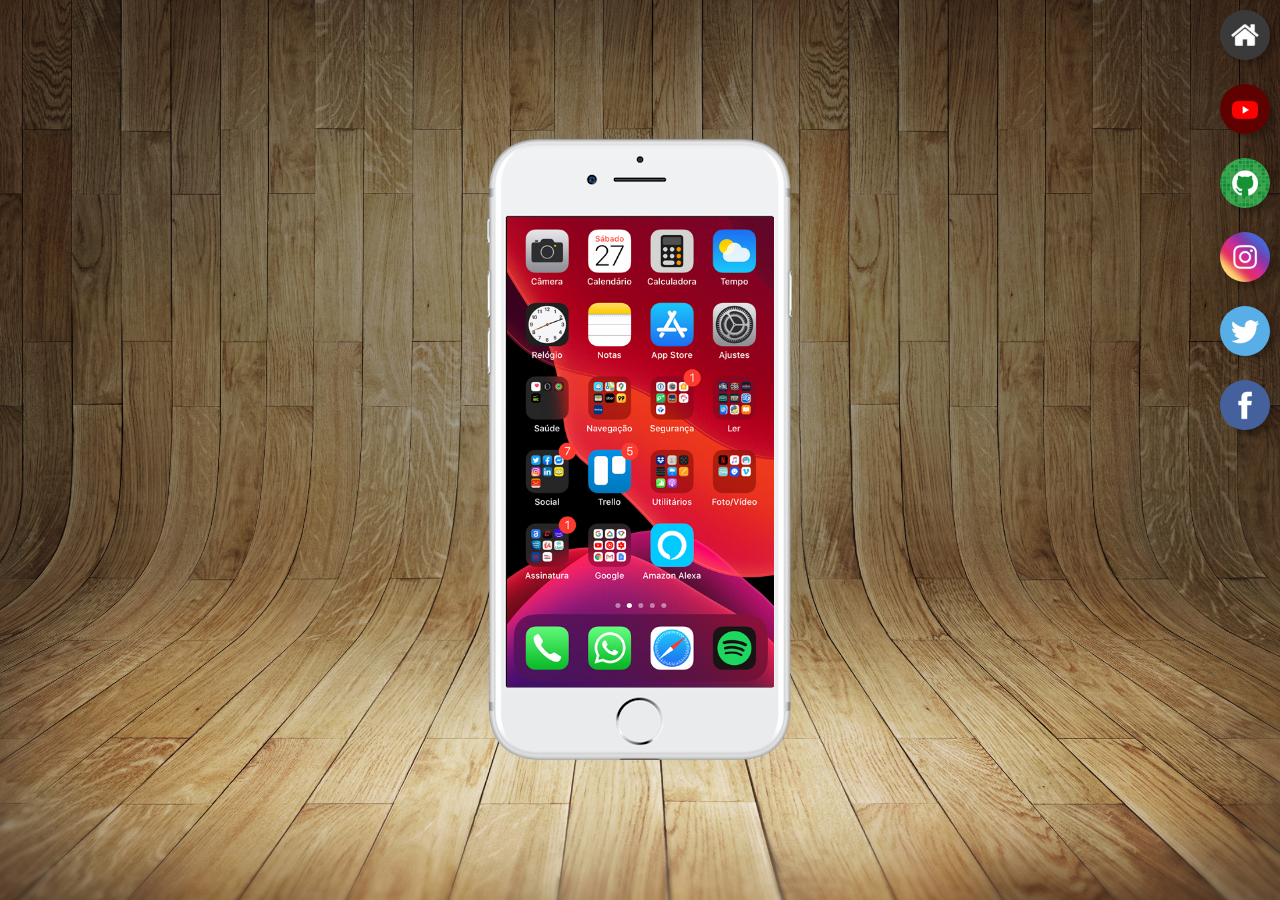
<file: index.html>
<!DOCTYPE html>
<html lang="pt-br">
<head>
    <meta charset="UTF-8">
    <meta name="viewport" content="width=device-width, initial-scale=1.0">
    <link rel="shortcut icon" href="favicon.ico" type="image/x-icon">
    <link rel="stylesheet" href="estilos/style.css">
    <title>Projeto Redes Sociais</title>
</head>
<body>
    <main>
        <section id="telefone">
            <iframe src="home.html" name="tela" id="tela" frameborder="0"></iframe>
        </section>
        <section id="redes-sociais">
            <a href="home.html" target="tela"><img src="imagens/logo-home.jpg" alt="home"></a>
            <a href="youtube.html" target="tela"><img src="imagens/logo-youtube.jpg" alt="youtube"></a>
            <a href="github.html" target="tela"><img src="imagens/logo-github.jpg" alt="github"></a>
            <a href="instagram.html" target="tela"><img src="imagens/logo-instagram.jpg" alt="instagram"></a>
            <a href="twitter.html" target="tela"><img src="imagens/logo-twitter.jpg" alt="twitter"></a>
            <a href="facebook.html" target="tela"><img src="imagens/logo-facebook.jpg" alt="facebook"></a>
        </section>
    </main>
</body>
</html>
</file>
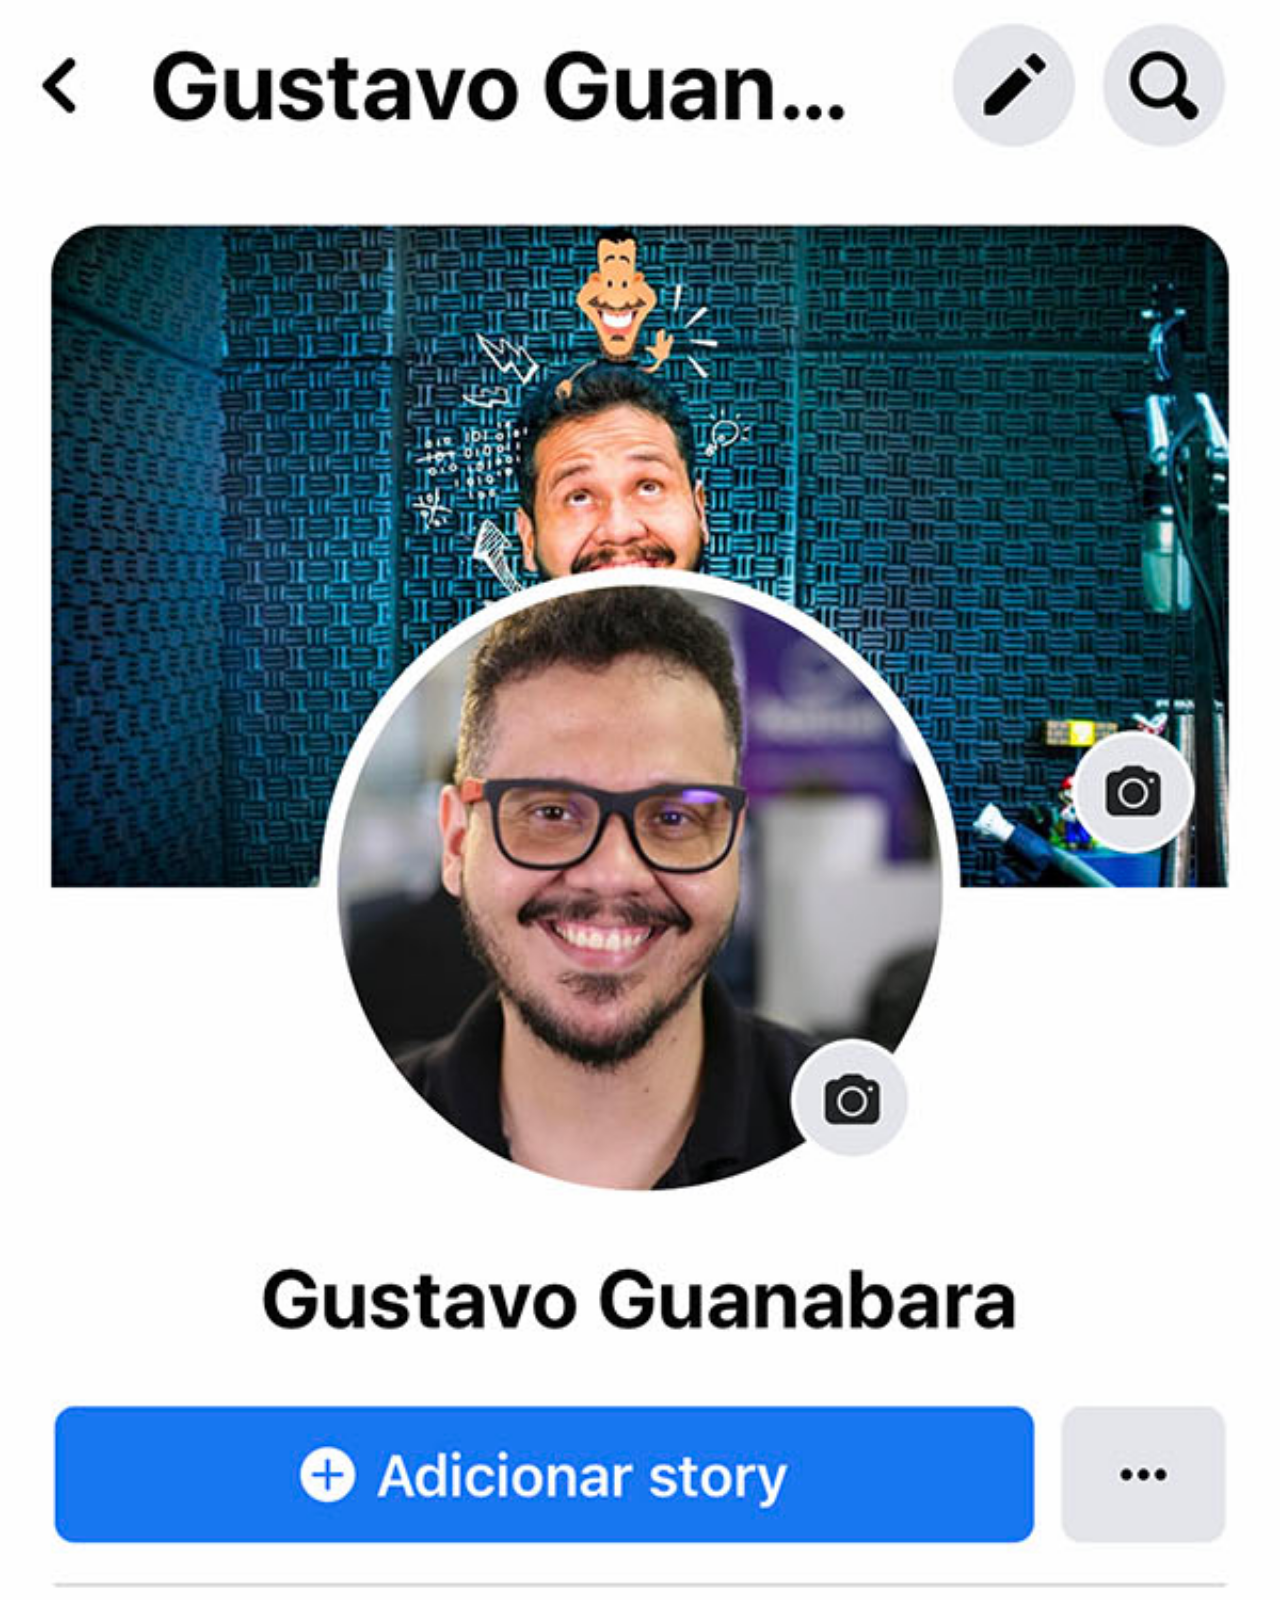
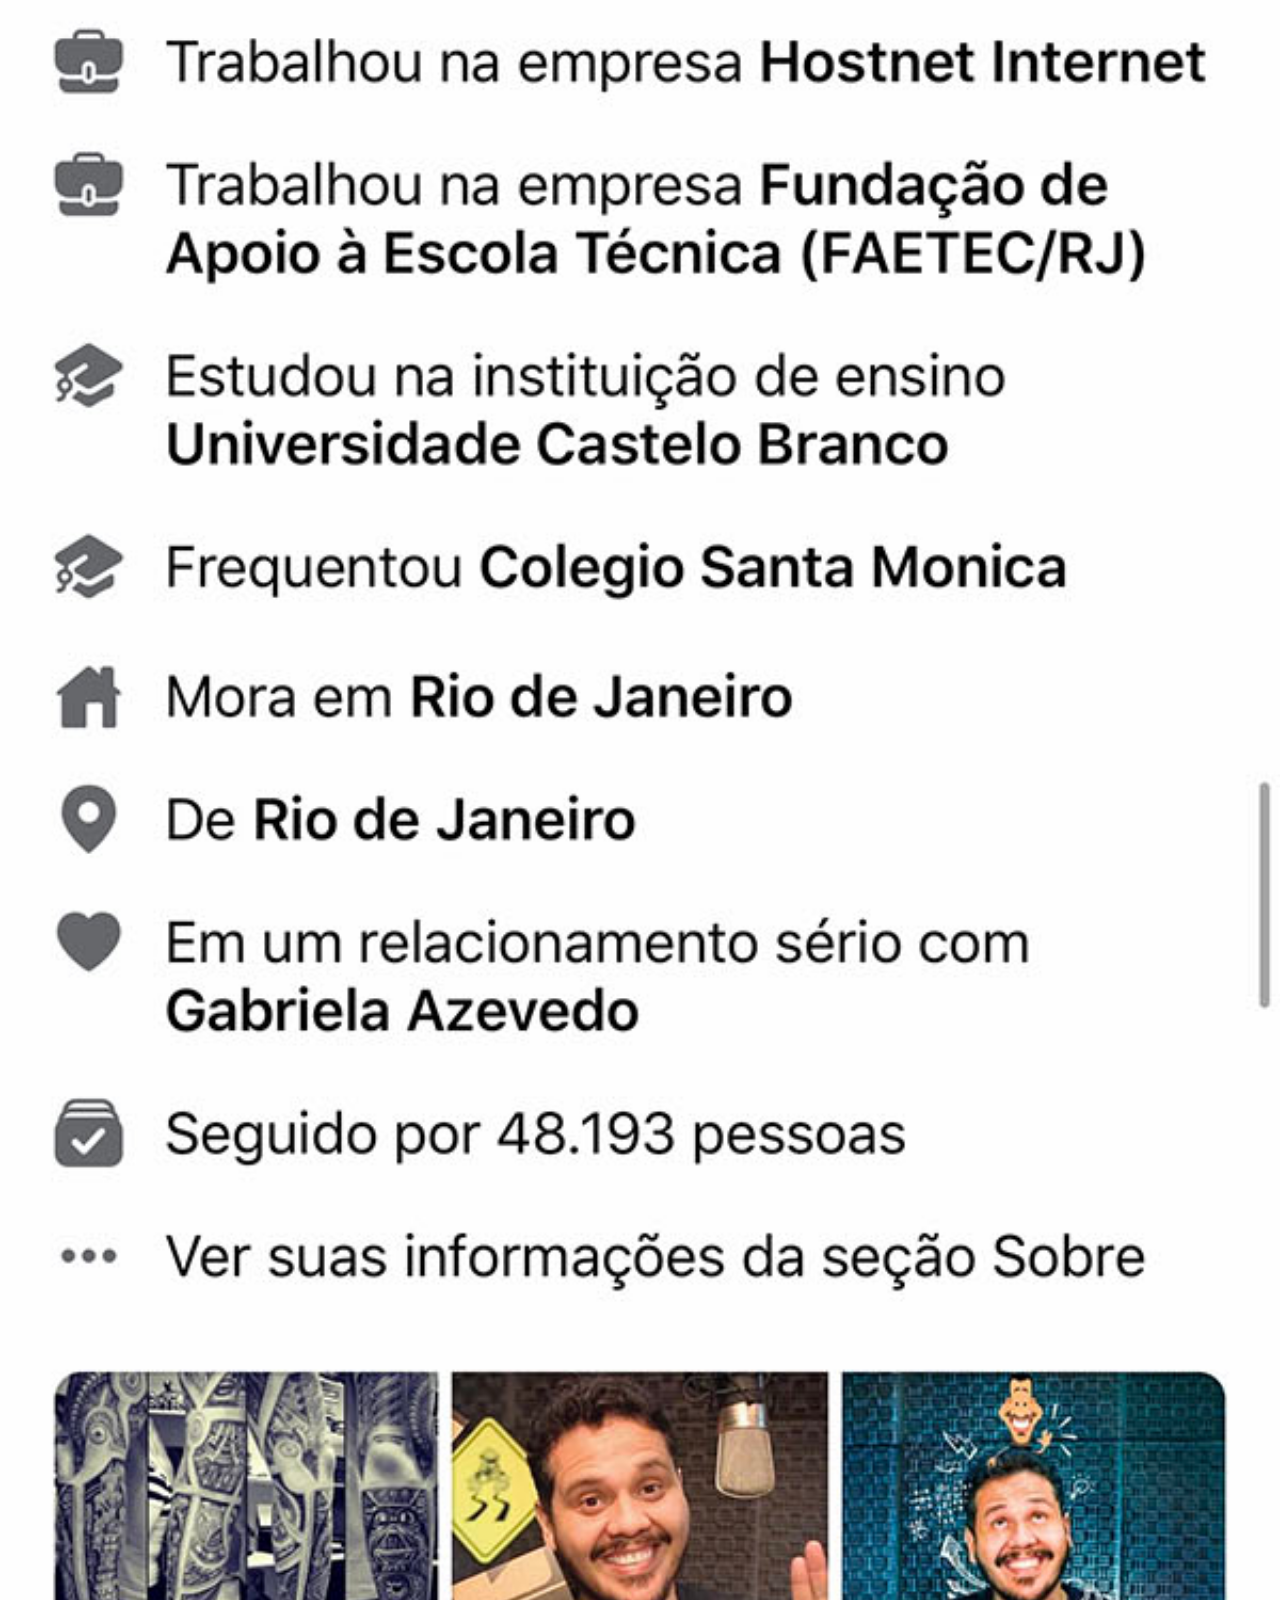
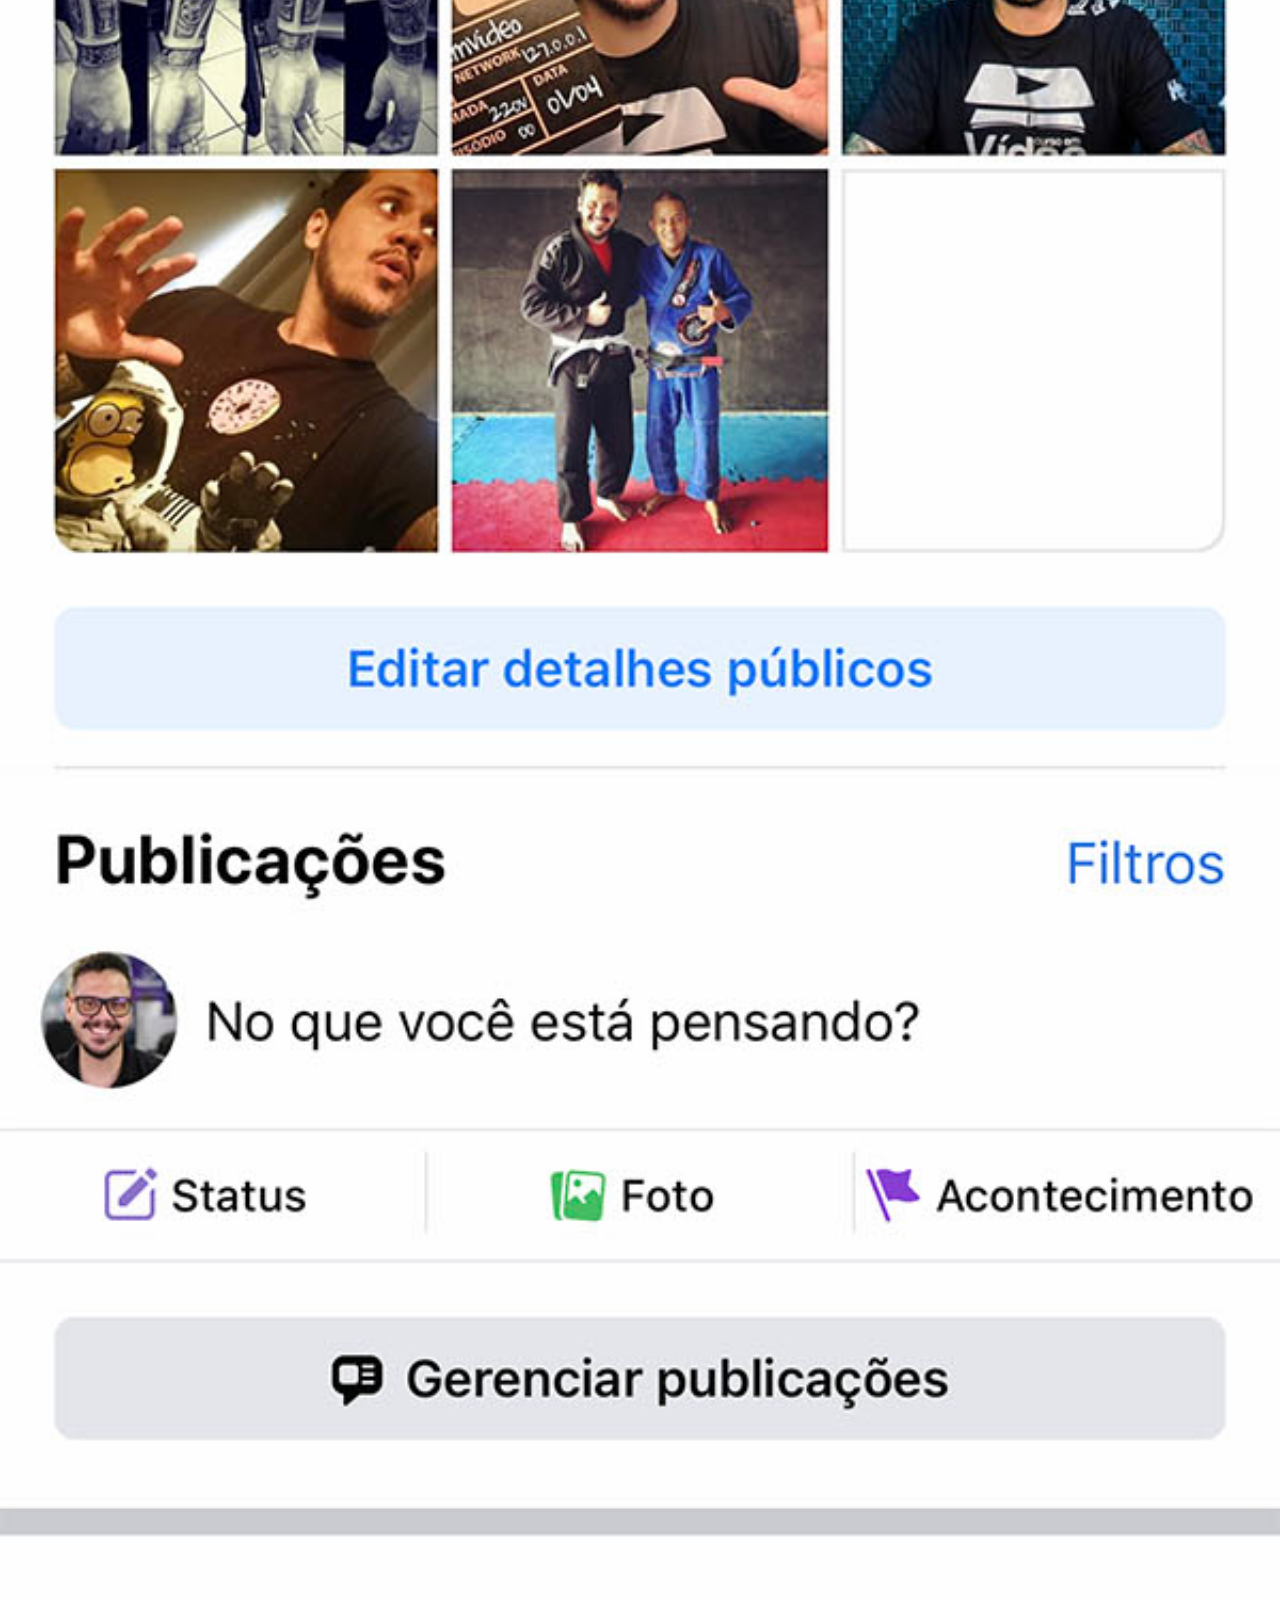
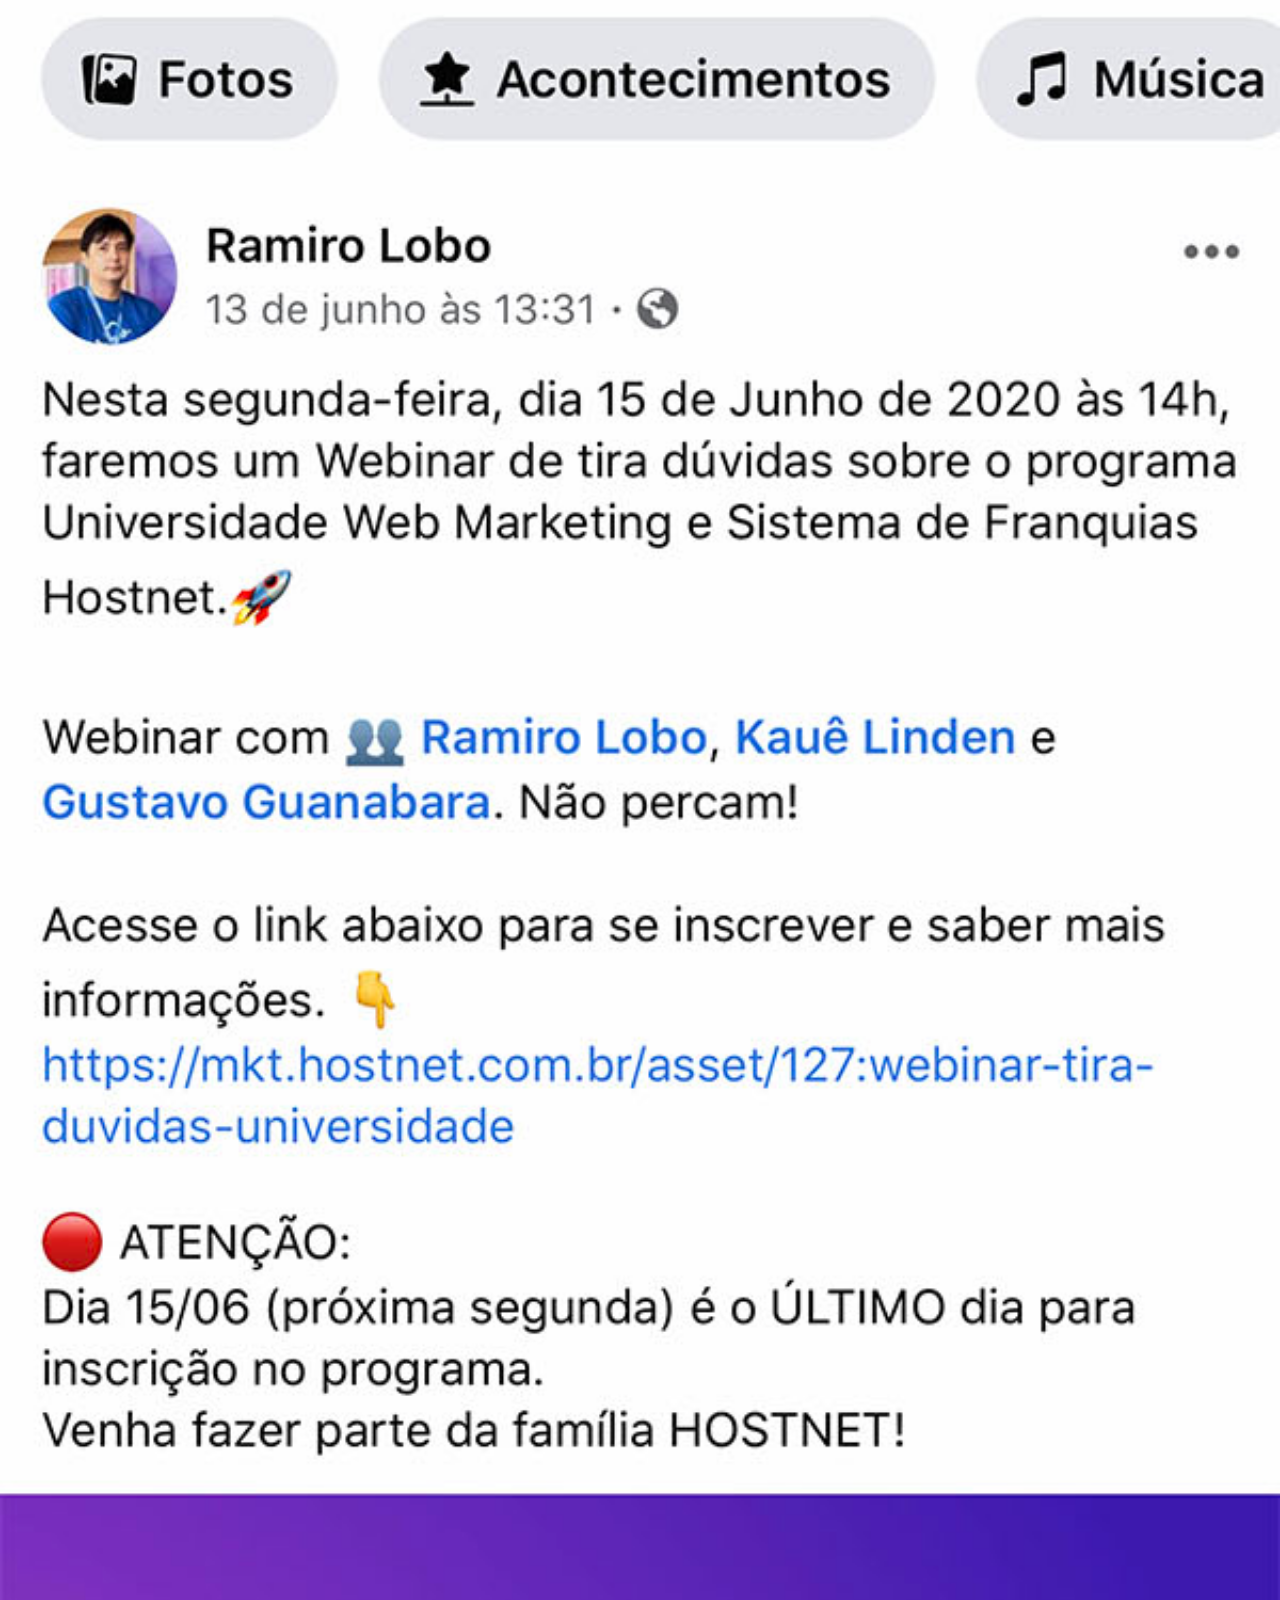
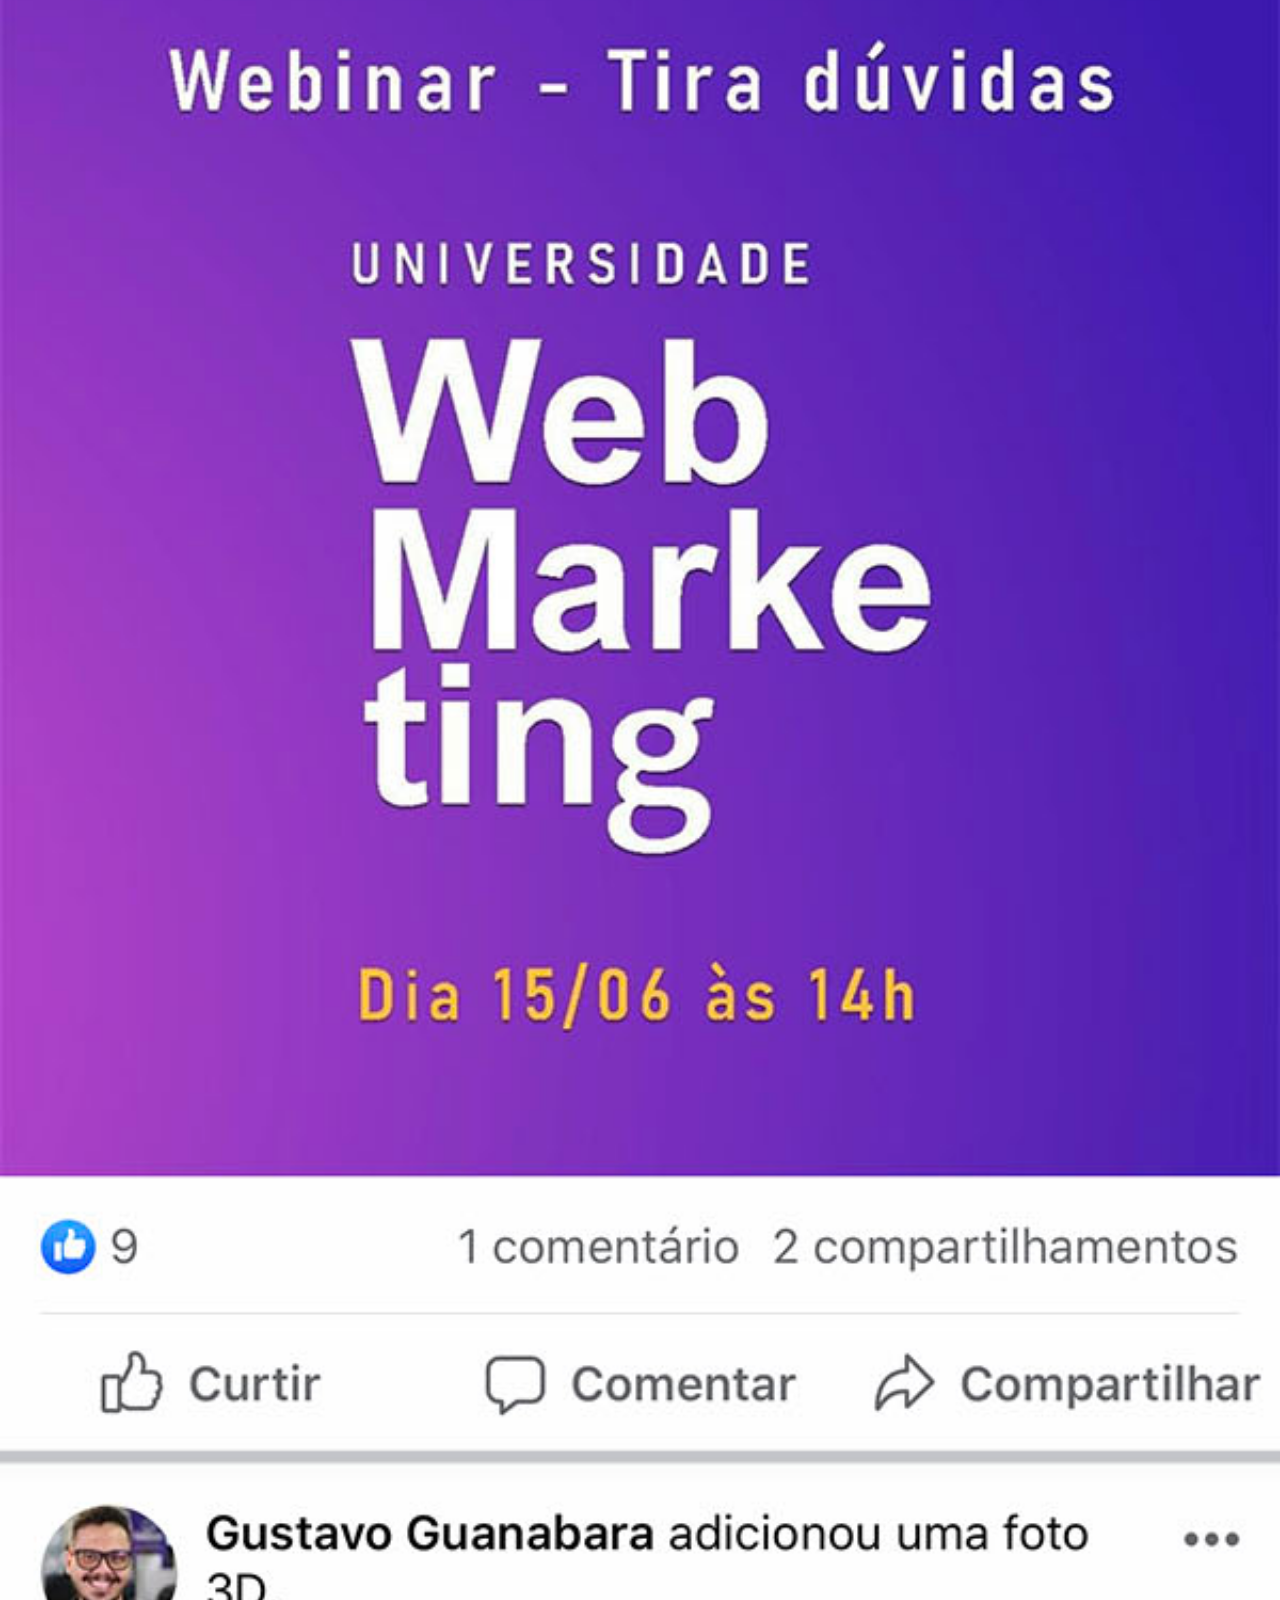
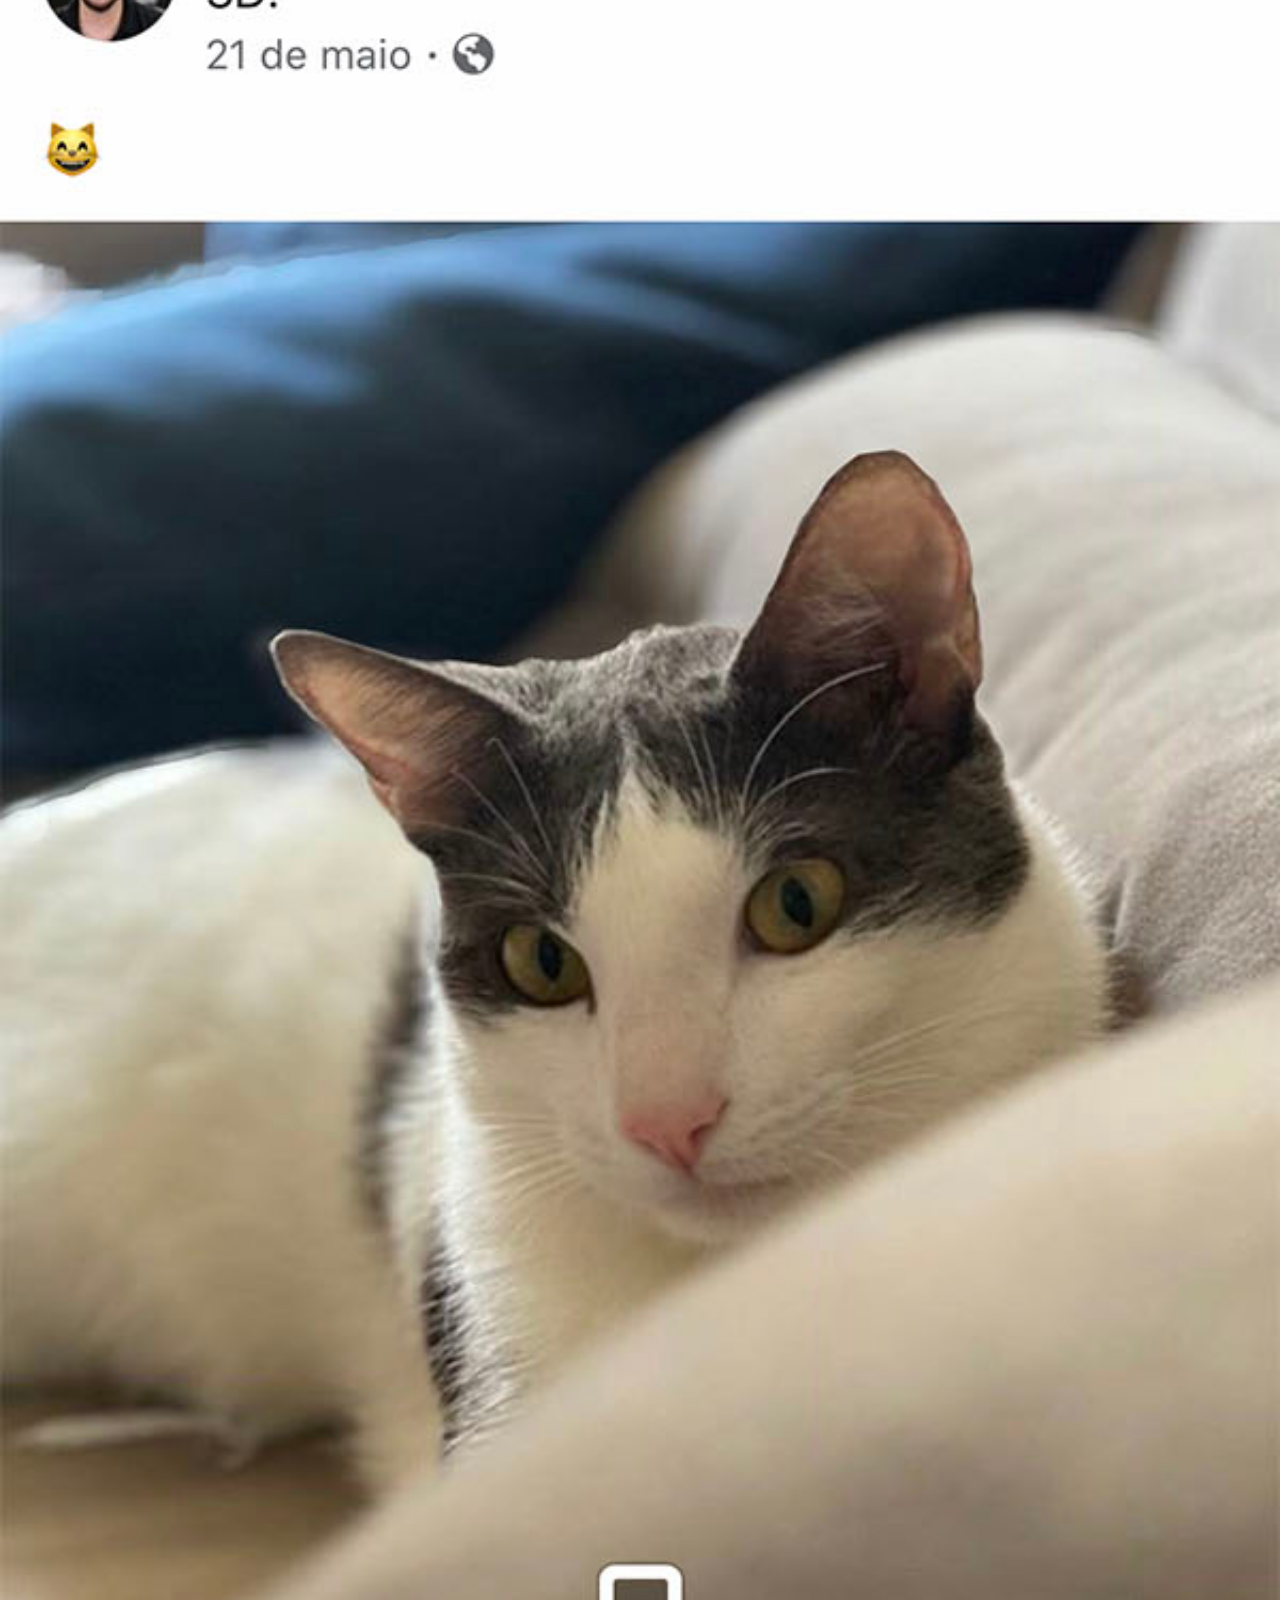
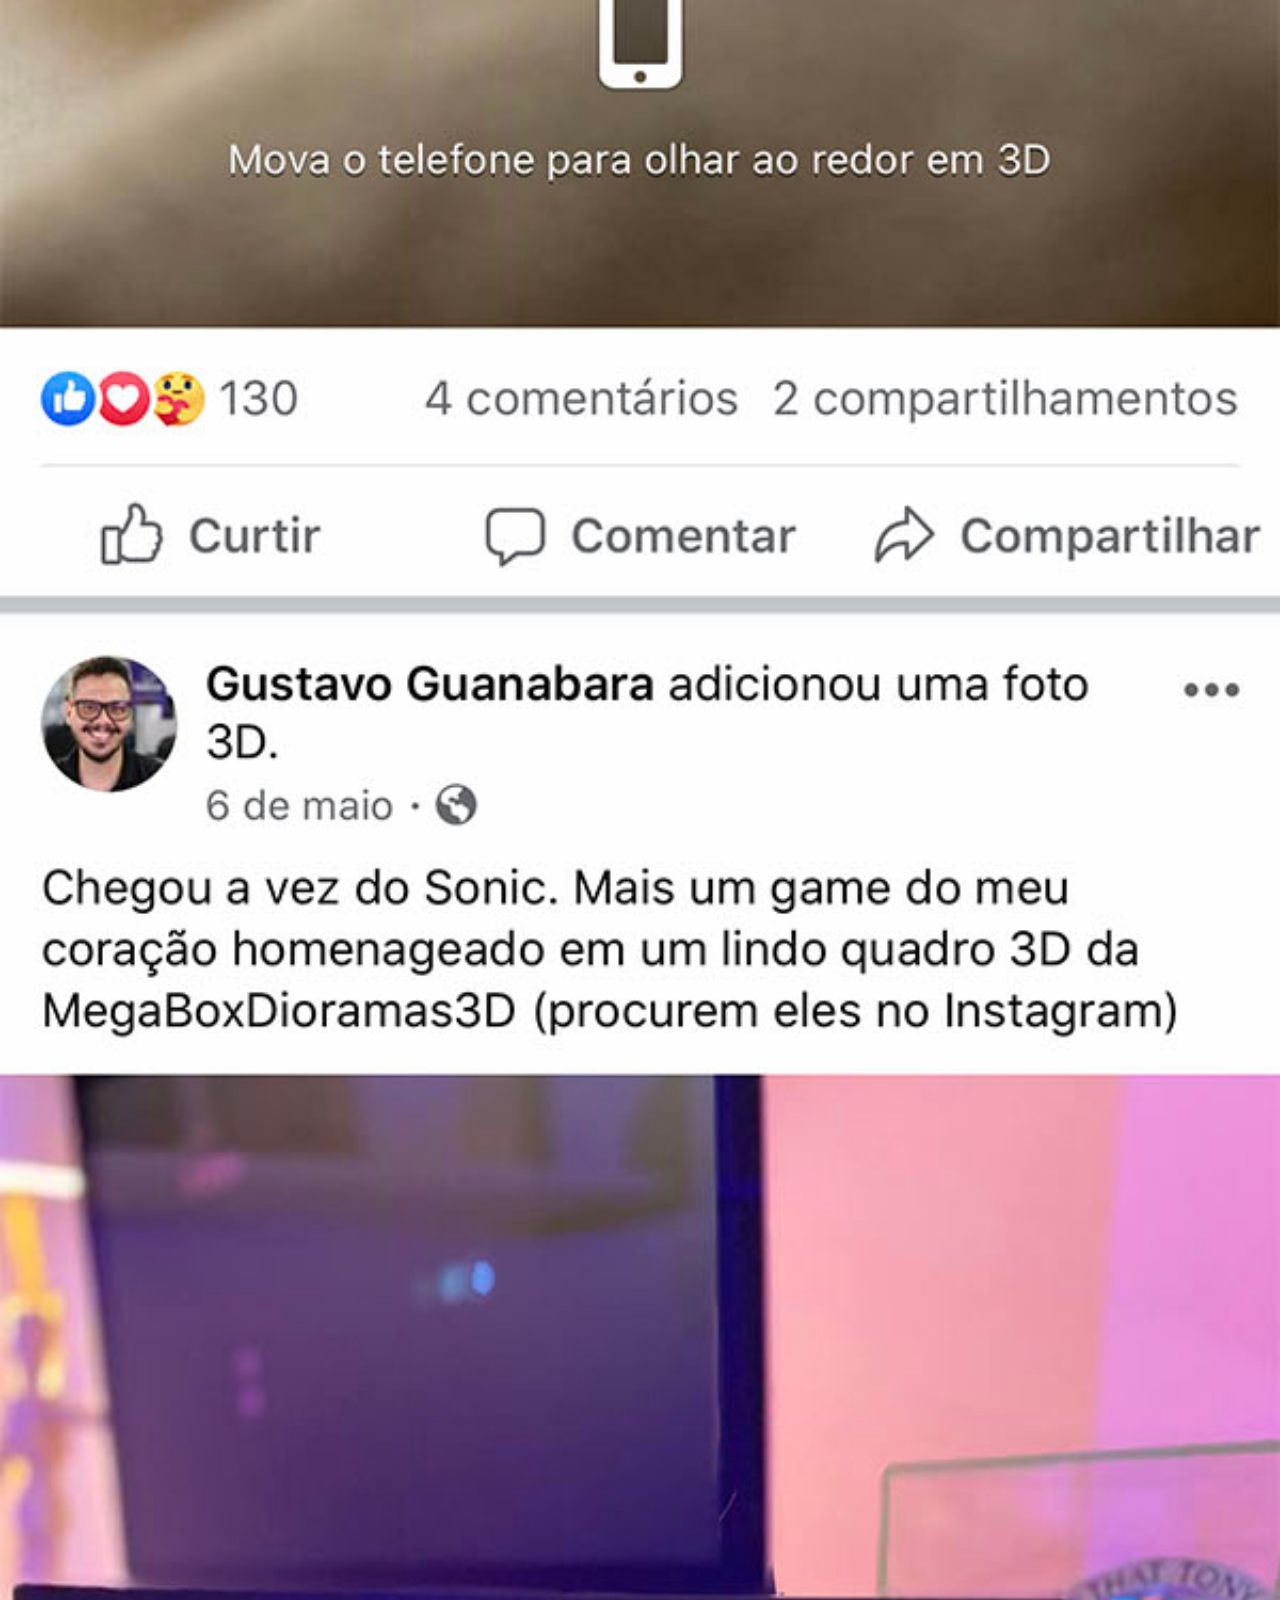
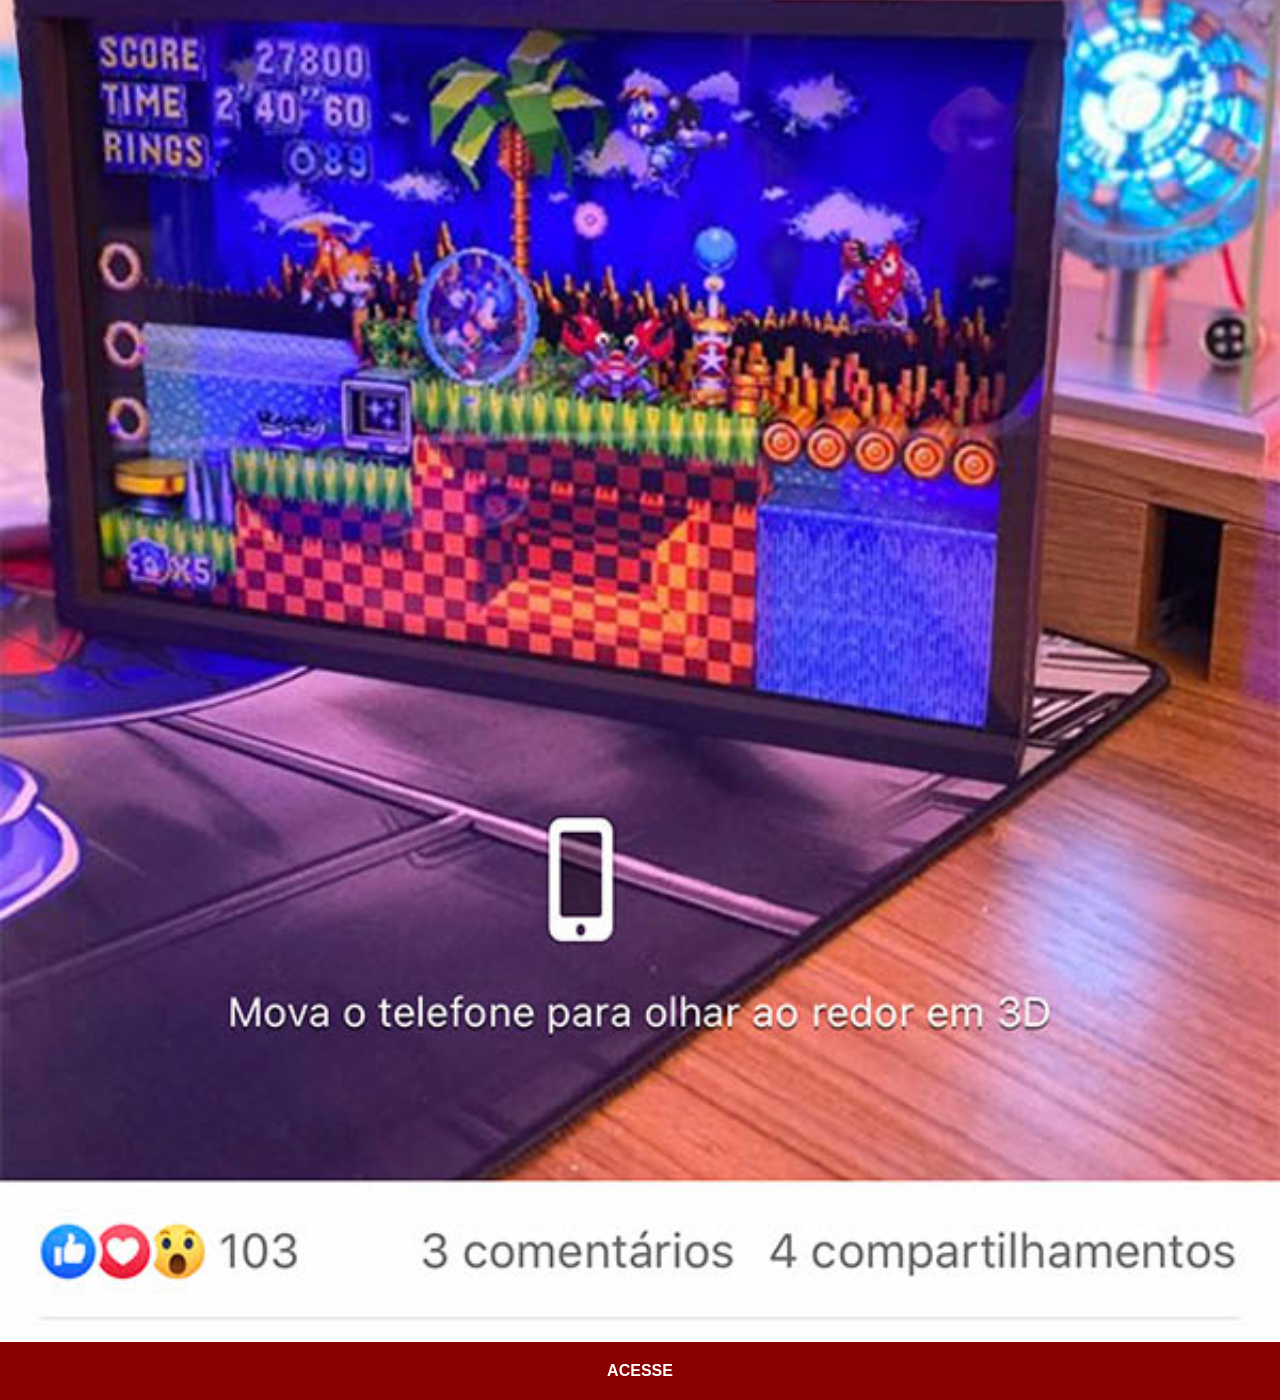
<file: facebook.html>
<!DOCTYPE html>
<html lang="pt-br">
<head>
    <meta charset="UTF-8">
    <meta name="viewport" content="width=device-width, initial-scale=1.0">
    <title>Facebook</title>
    <link rel="stylesheet" href="estilos/social.css">
</head>
<body>
    <img src="imagens/tela-facebook.jpg" alt="Facebook">
    <a href="" target="_blank">ACESSE</a>
</body>
</html>
</file>
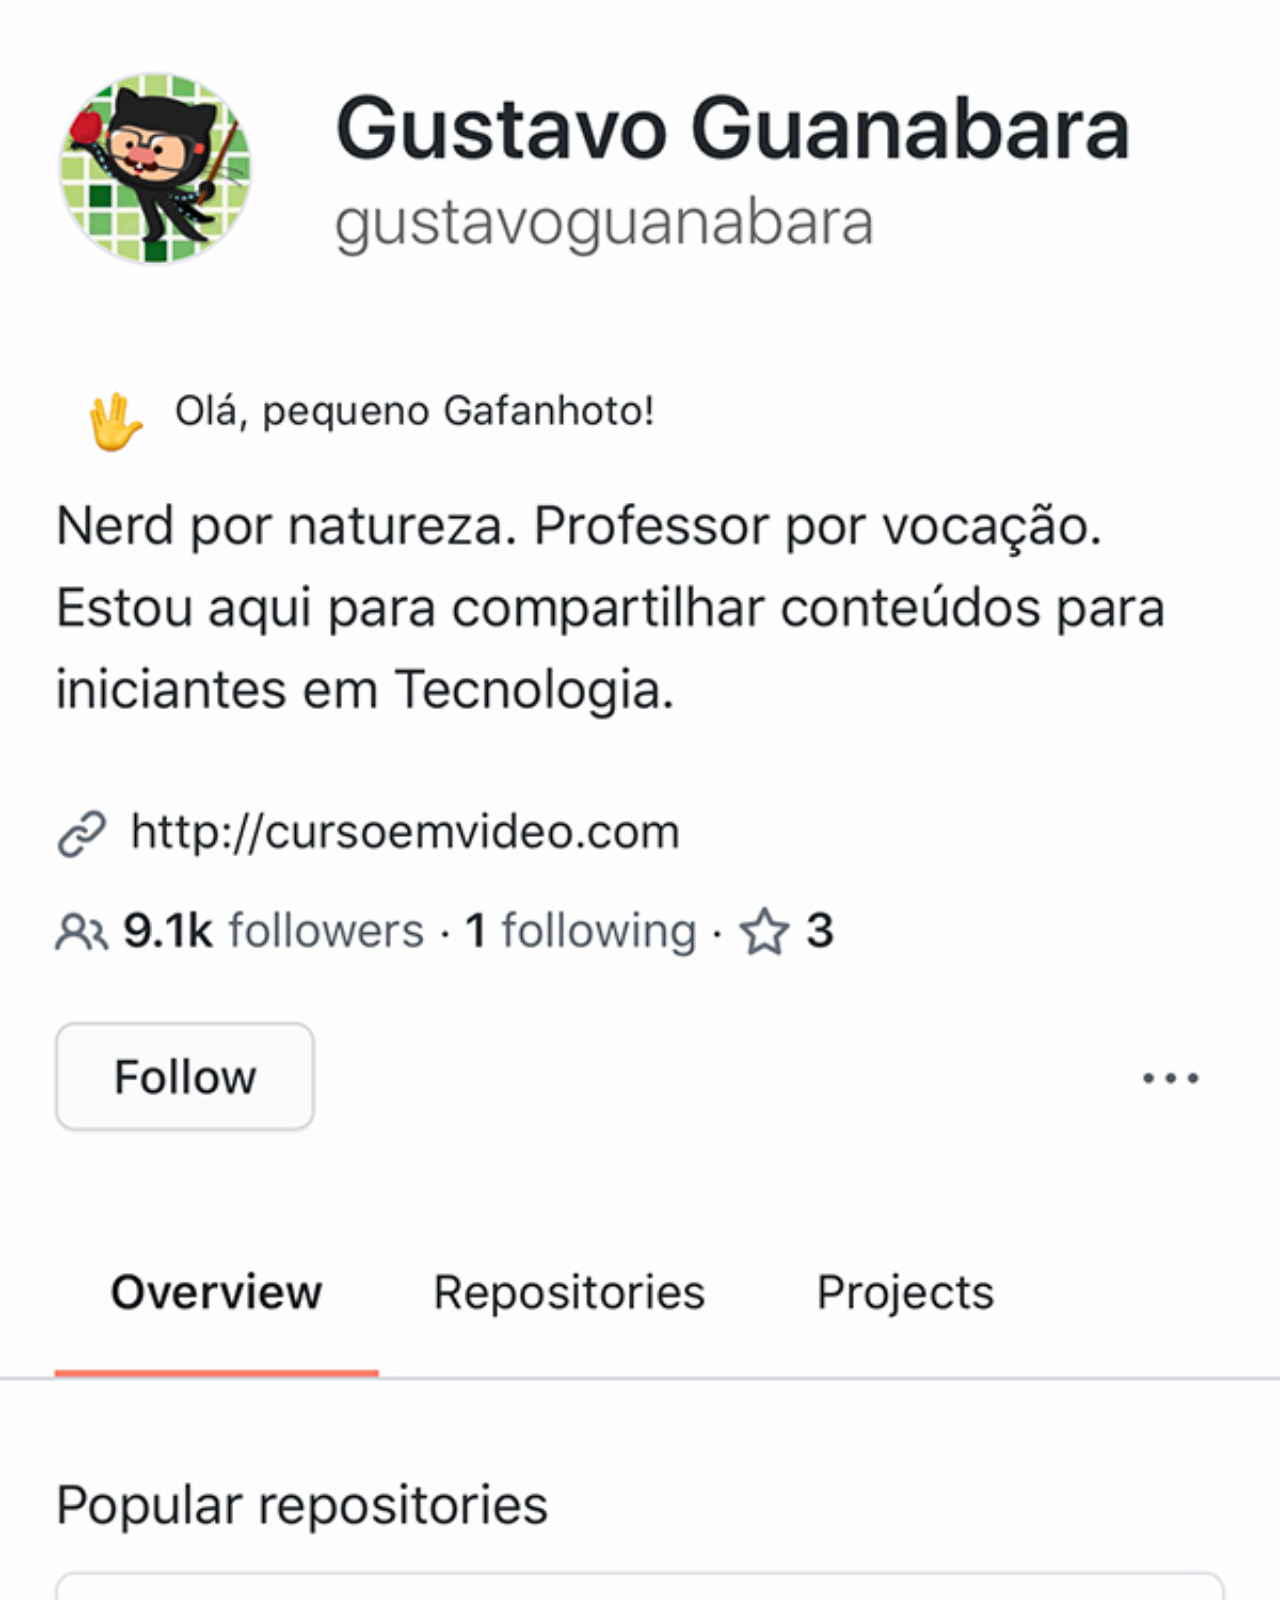
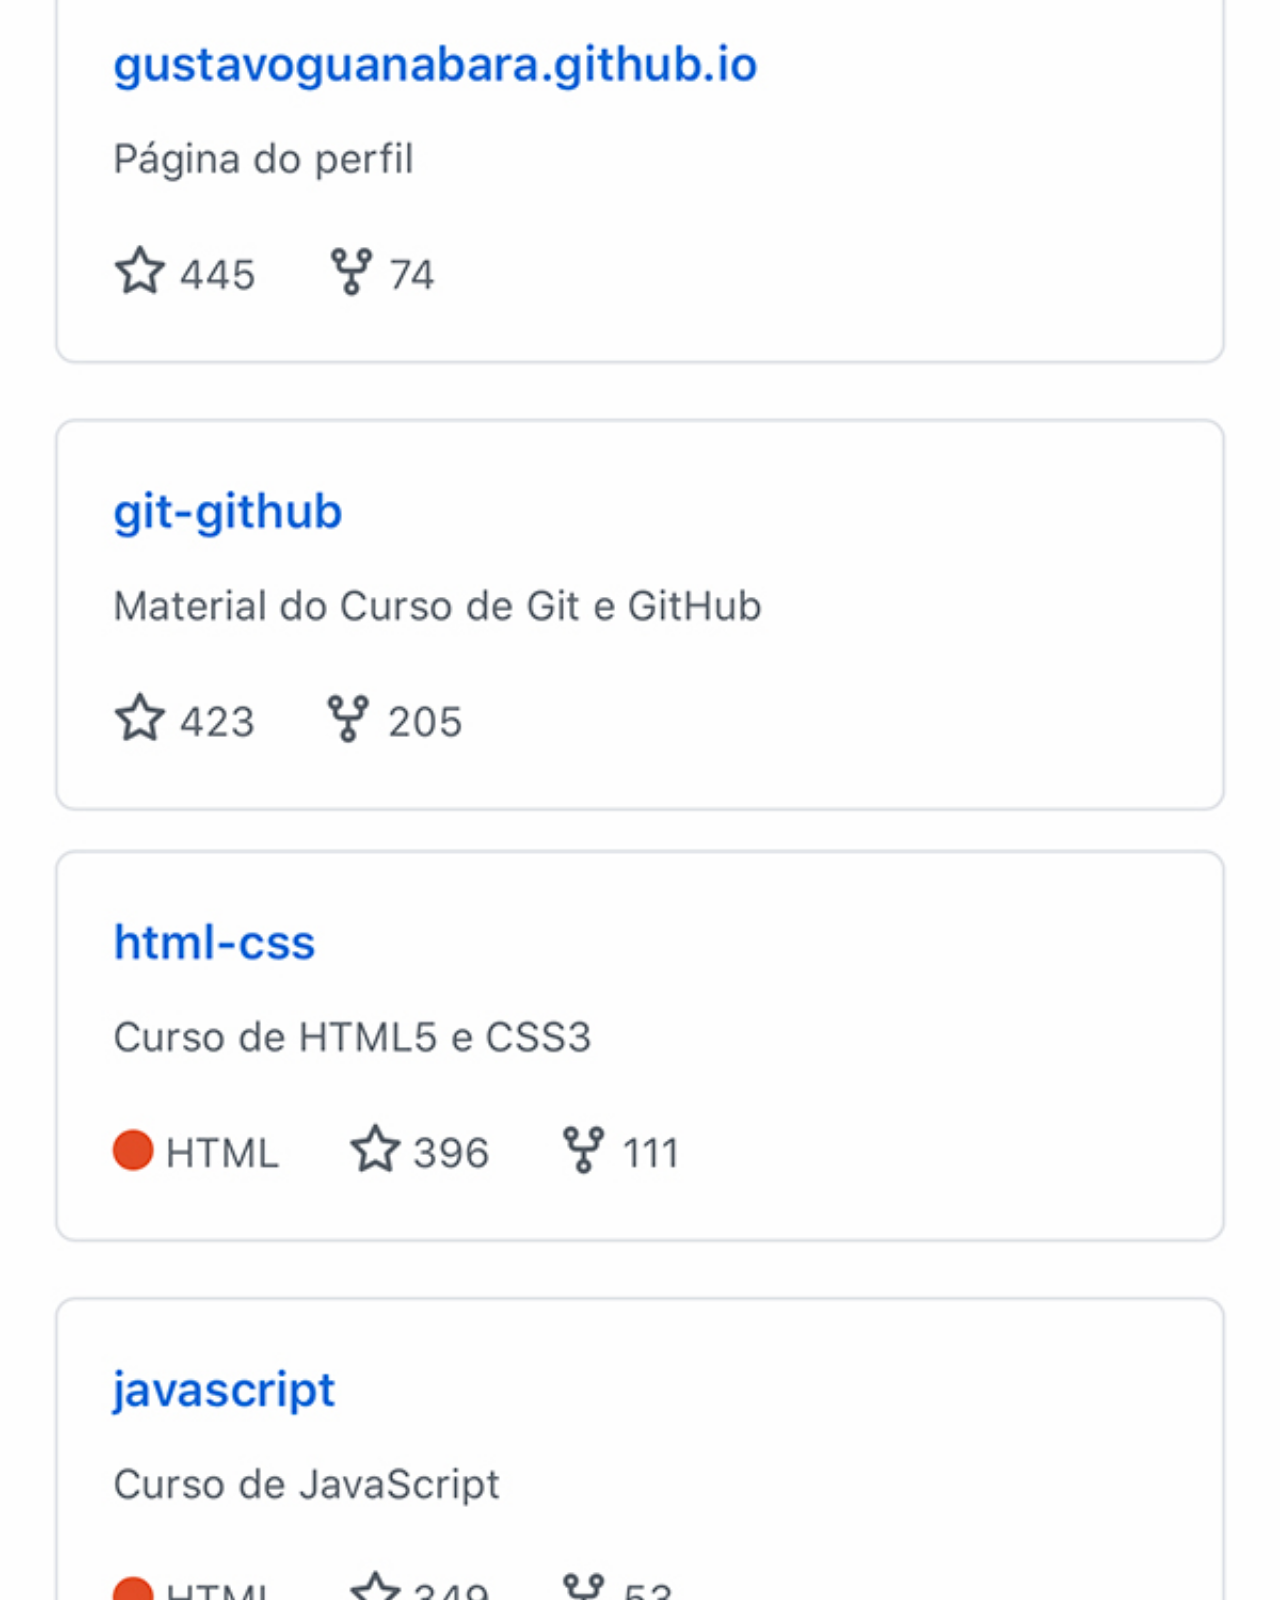
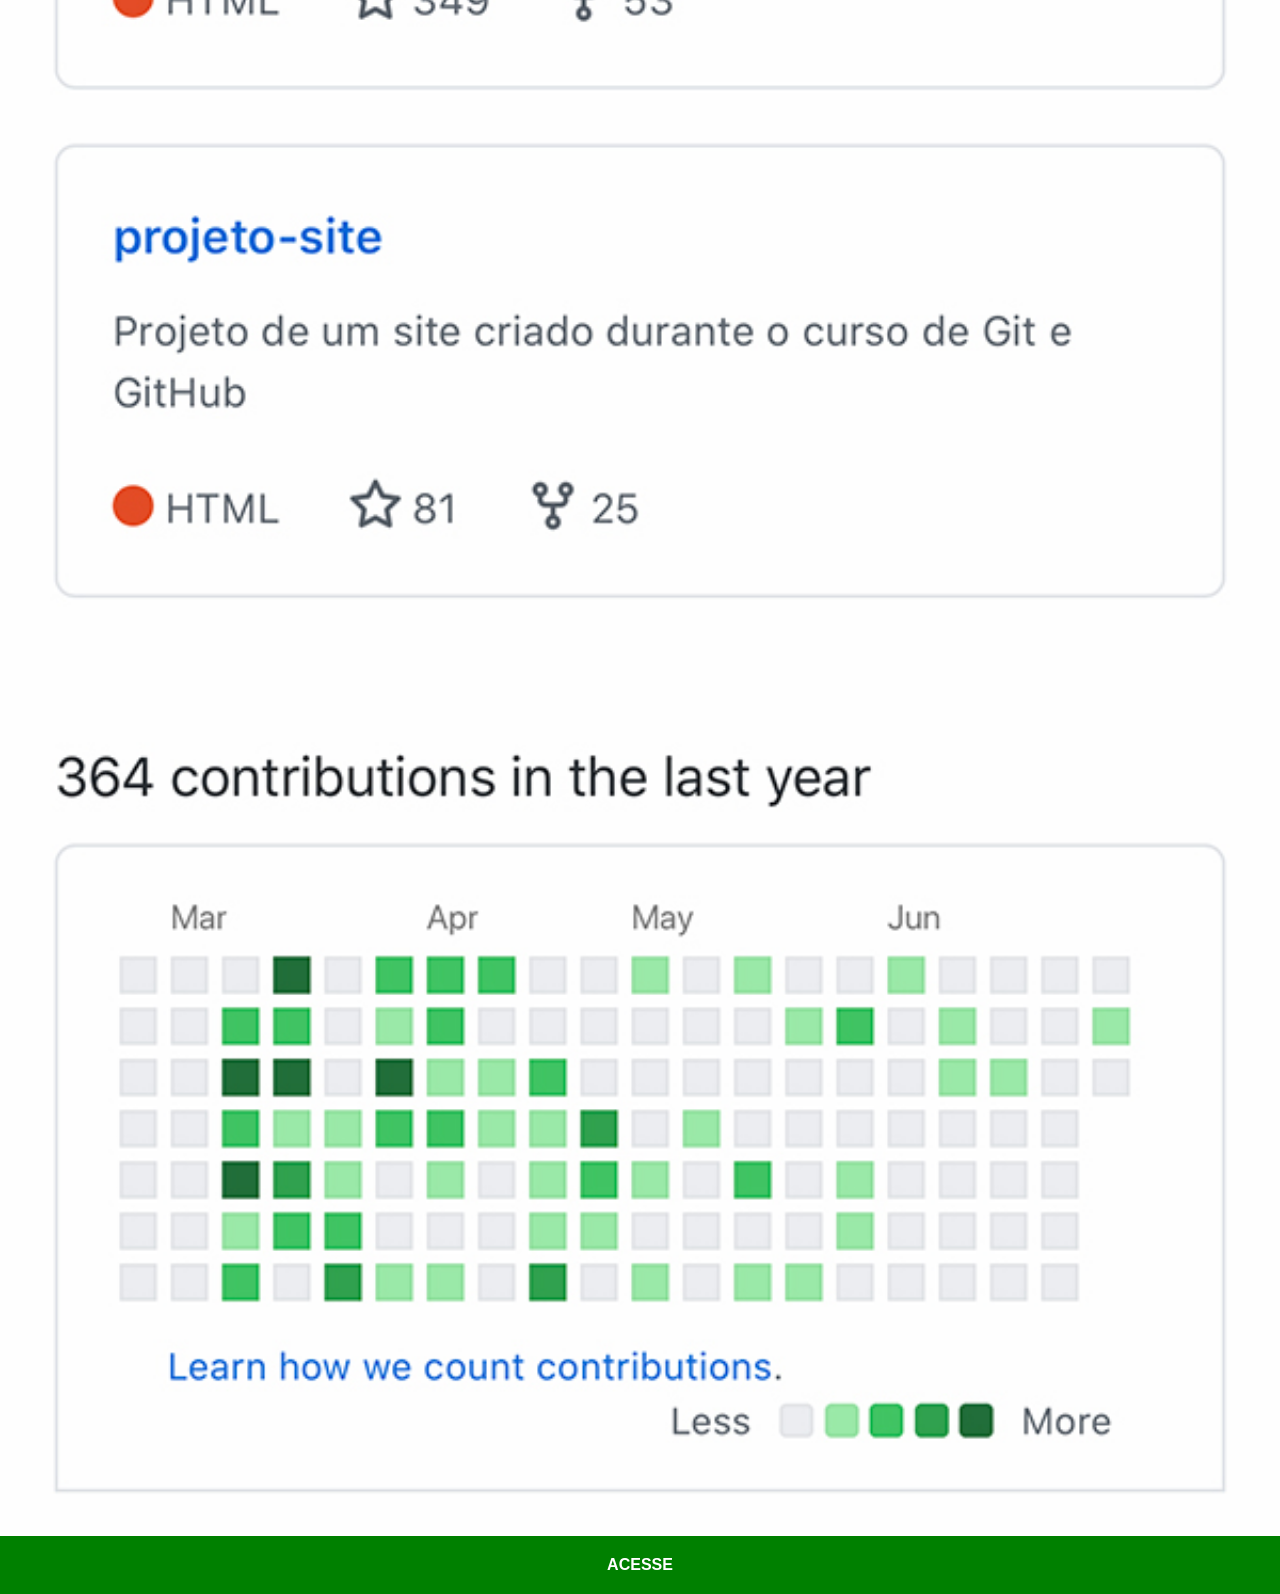
<file: github.html>
<!DOCTYPE html>
<html lang="pt-br">
<head>
    <meta charset="UTF-8">
    <meta name="viewport" content="width=device-width, initial-scale=1.0">
    <title>GitHub</title>
    <link rel="stylesheet" href="estilos/social.css">
    <style>
        a:hover {
            background-color: limegreen;
        }
    </style>
</head>
<body>
    <img src="imagens/tela-github.jpg" alt="GitHub">
    <a href="https://github.com/samuelaquinodev" style="background-color: green;">ACESSE</a>
</body>
</html>
</file>
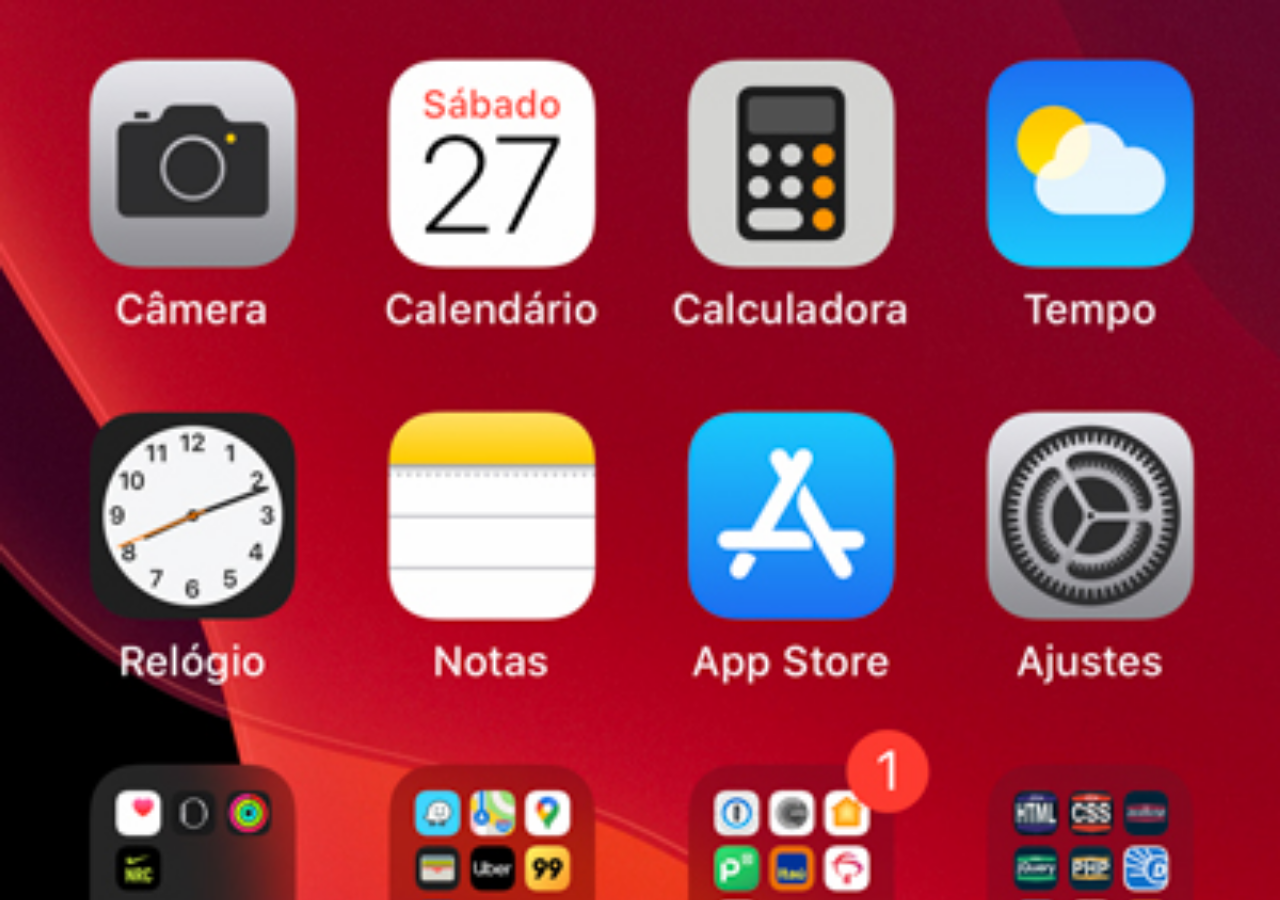
<file: home.html>
<!DOCTYPE html>
<html lang="pt-br">
<head>
    <meta charset="UTF-8">
    <meta name="viewport" content="width=device-width, initial-scale=1.0">
    <title>Nome</title>
    <style>
        * {
            margin: 0px;
            padding: 0px;
        }

        body {
            width: 100%;
            height: 100%;
            background: black url(imagens/tela-home.jpg) no-repeat top center;
            background-size: cover;
        }
    </style>
</head>
<body>
    
</body>
</html>
</file>
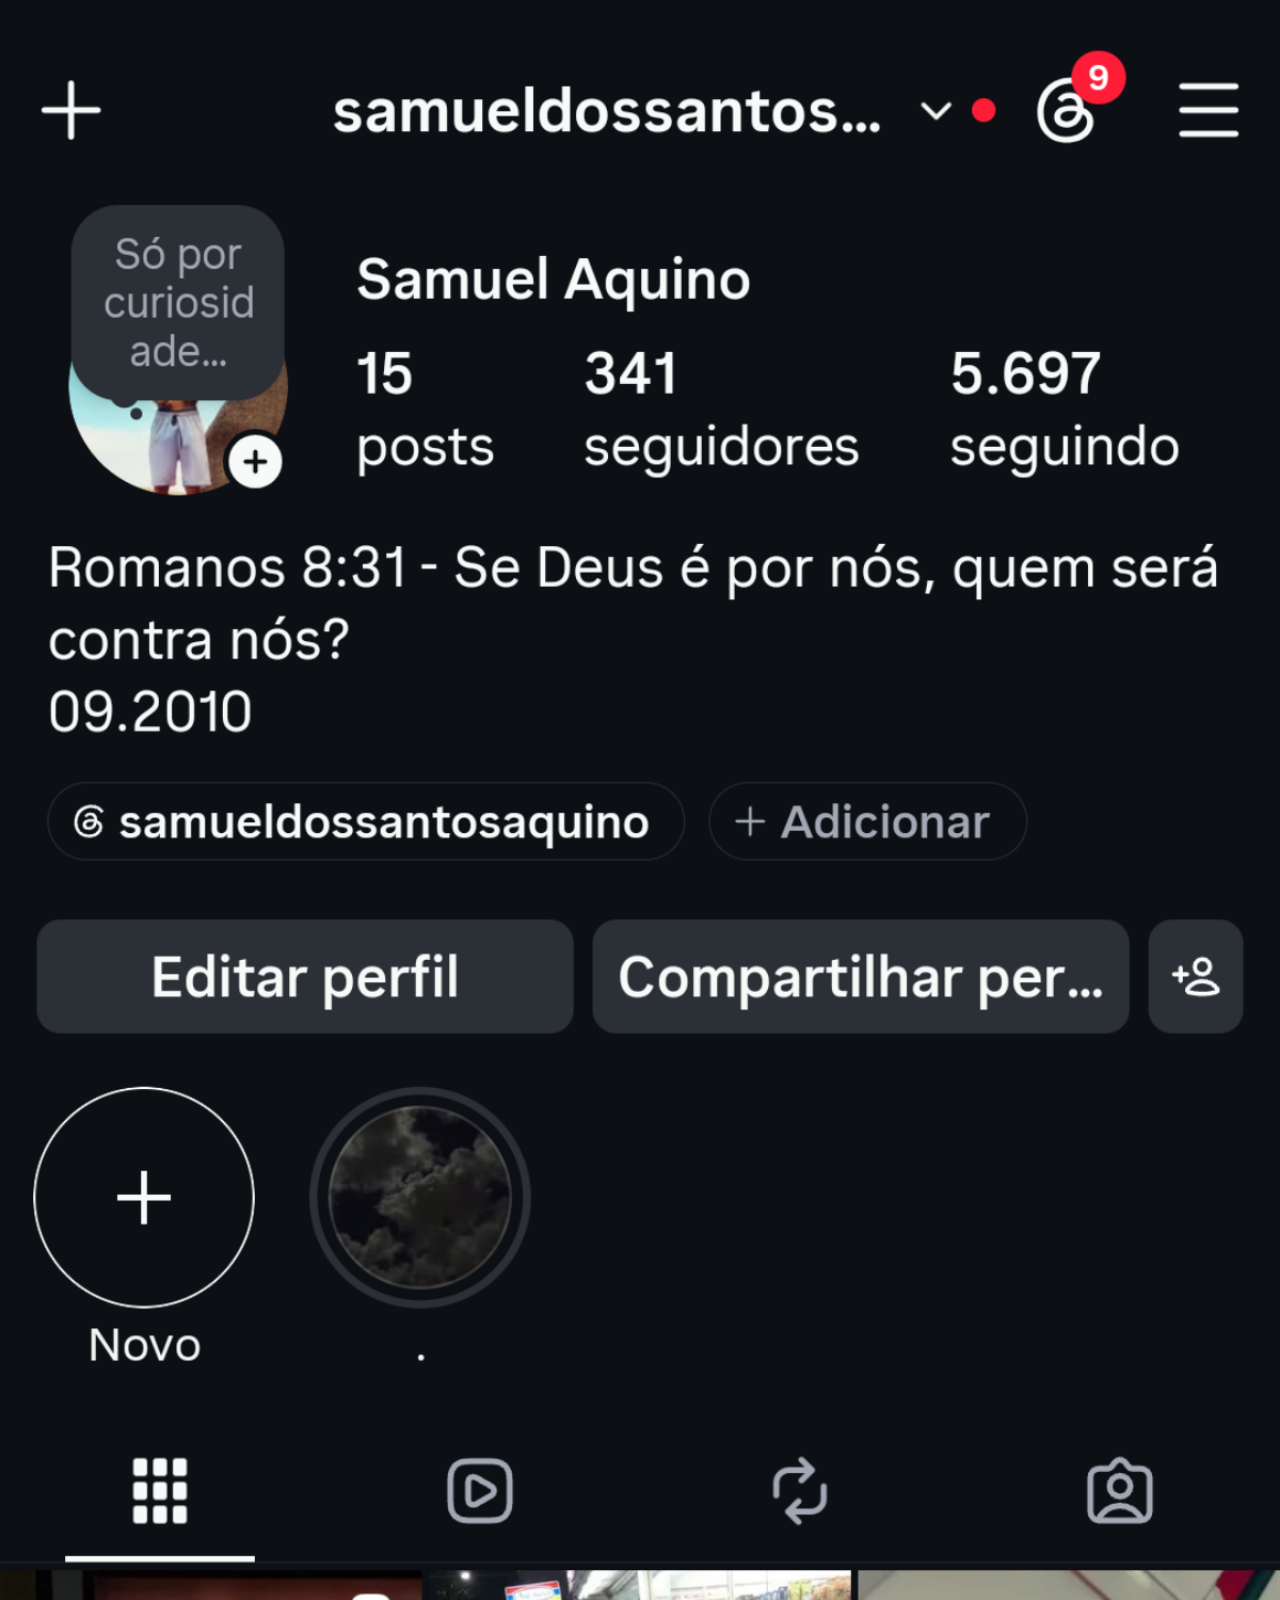
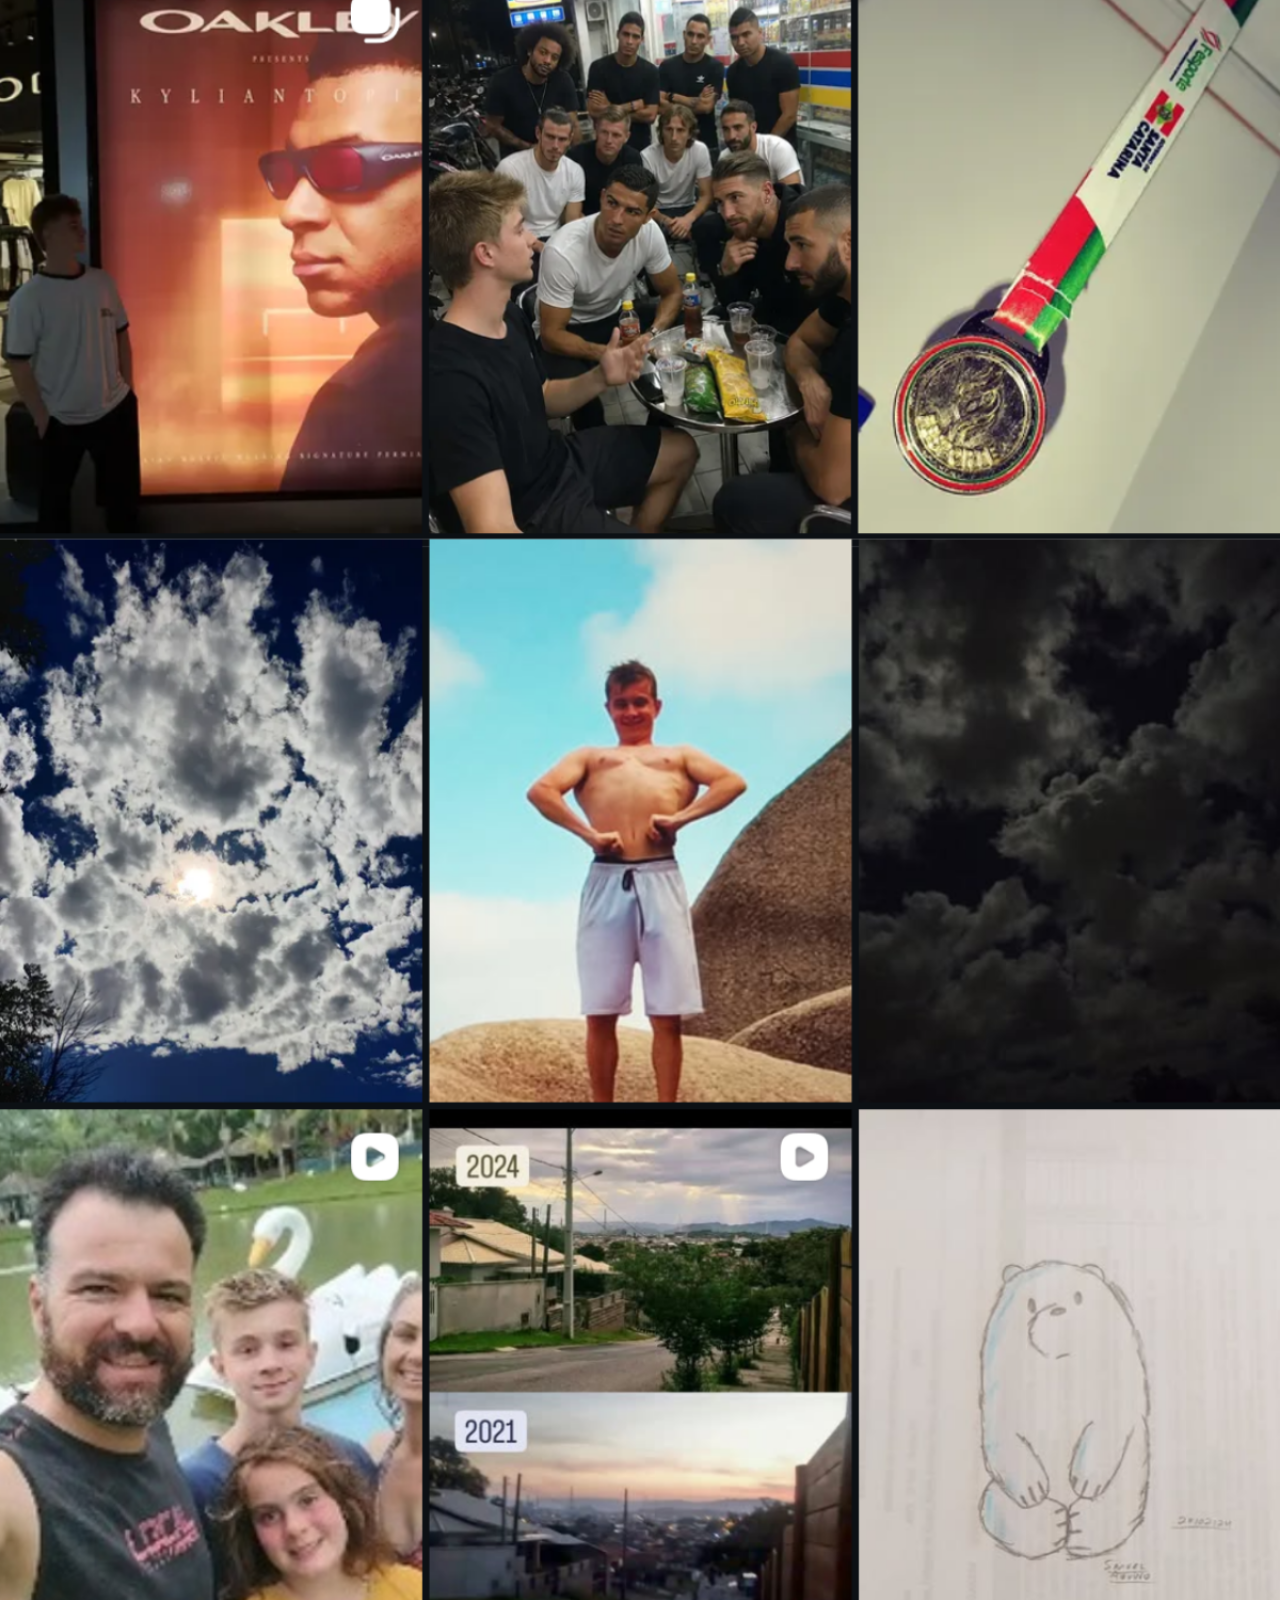
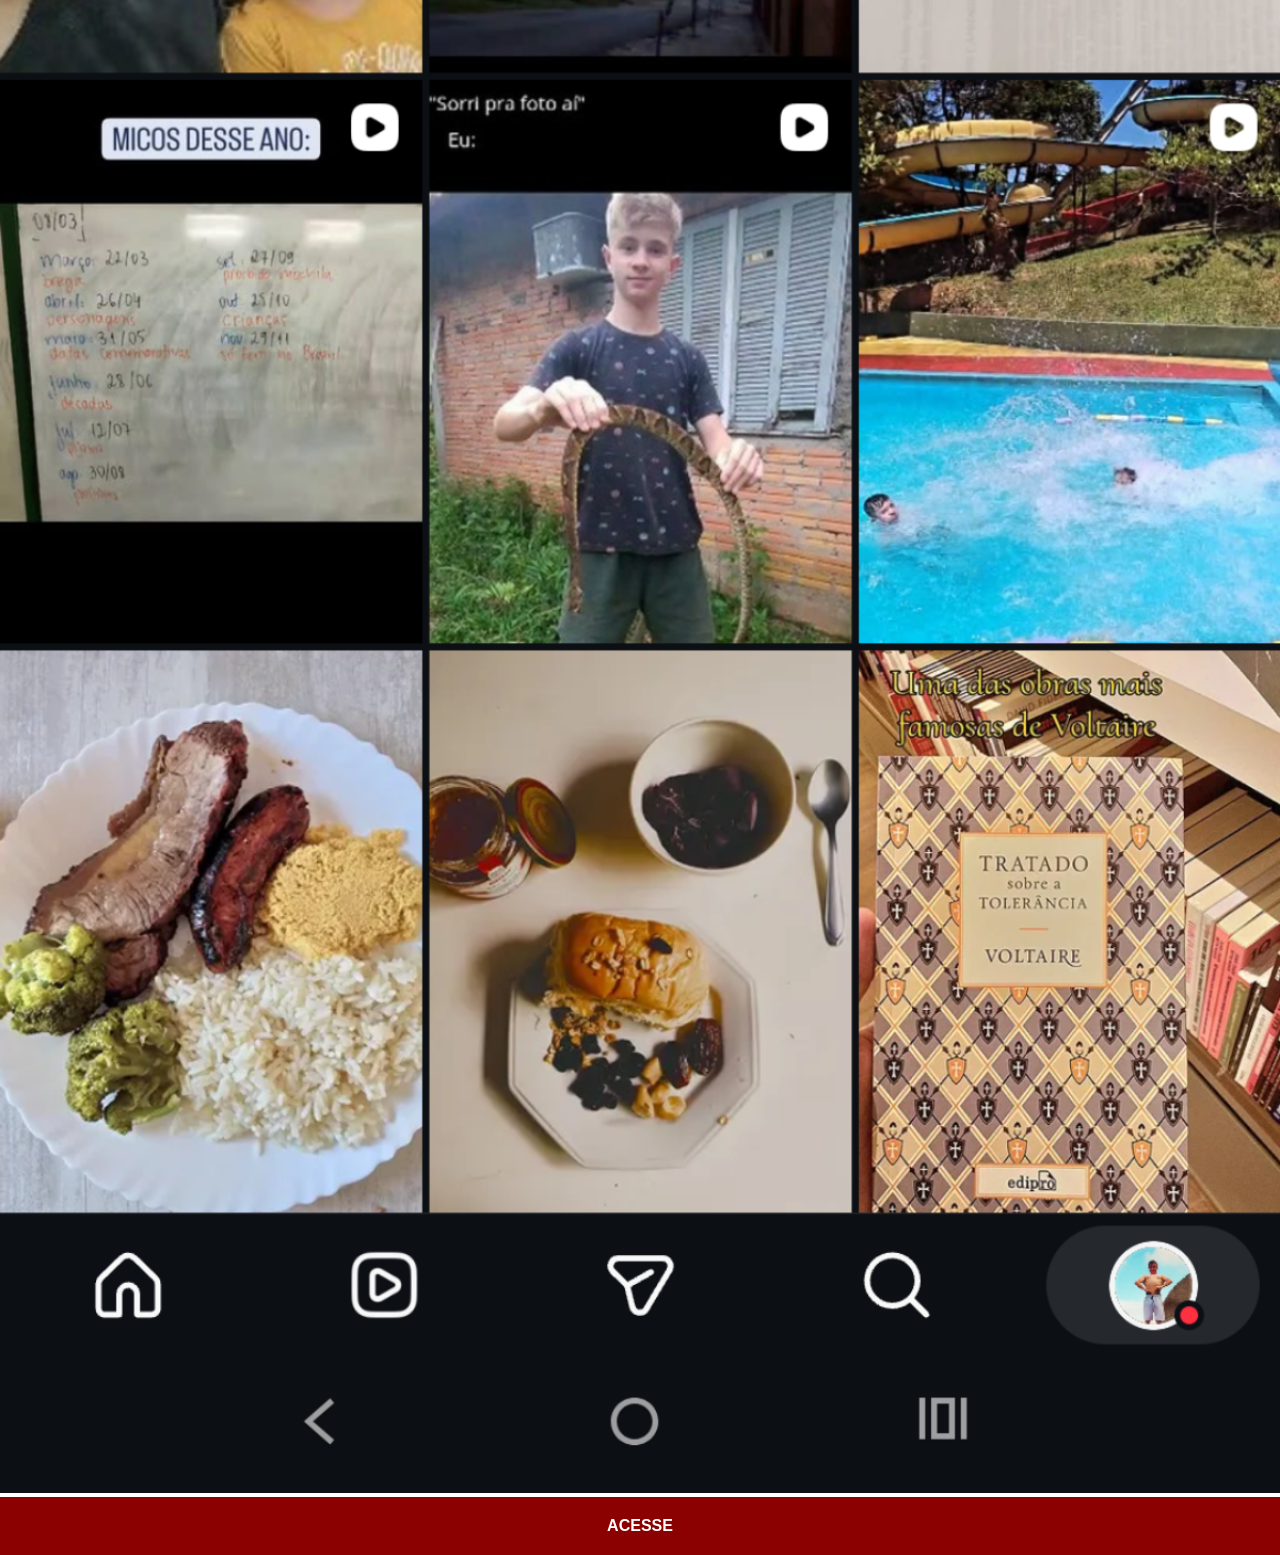
<file: instagram.html>
<!DOCTYPE html>
<html lang="pt-br">
<head>
    <meta charset="UTF-8">
    <meta name="viewport" content="width=device-width, initial-scale=1.0">
    <title>Instagram</title>
    <link rel="stylesheet" href="estilos/social.css">
</head>
<body>
    <img src="imagens/pagina_meuinstagram.png" alt="Instagram">
    <a href="" target="_blank">ACESSE</a>
</body>
</html>
</file>
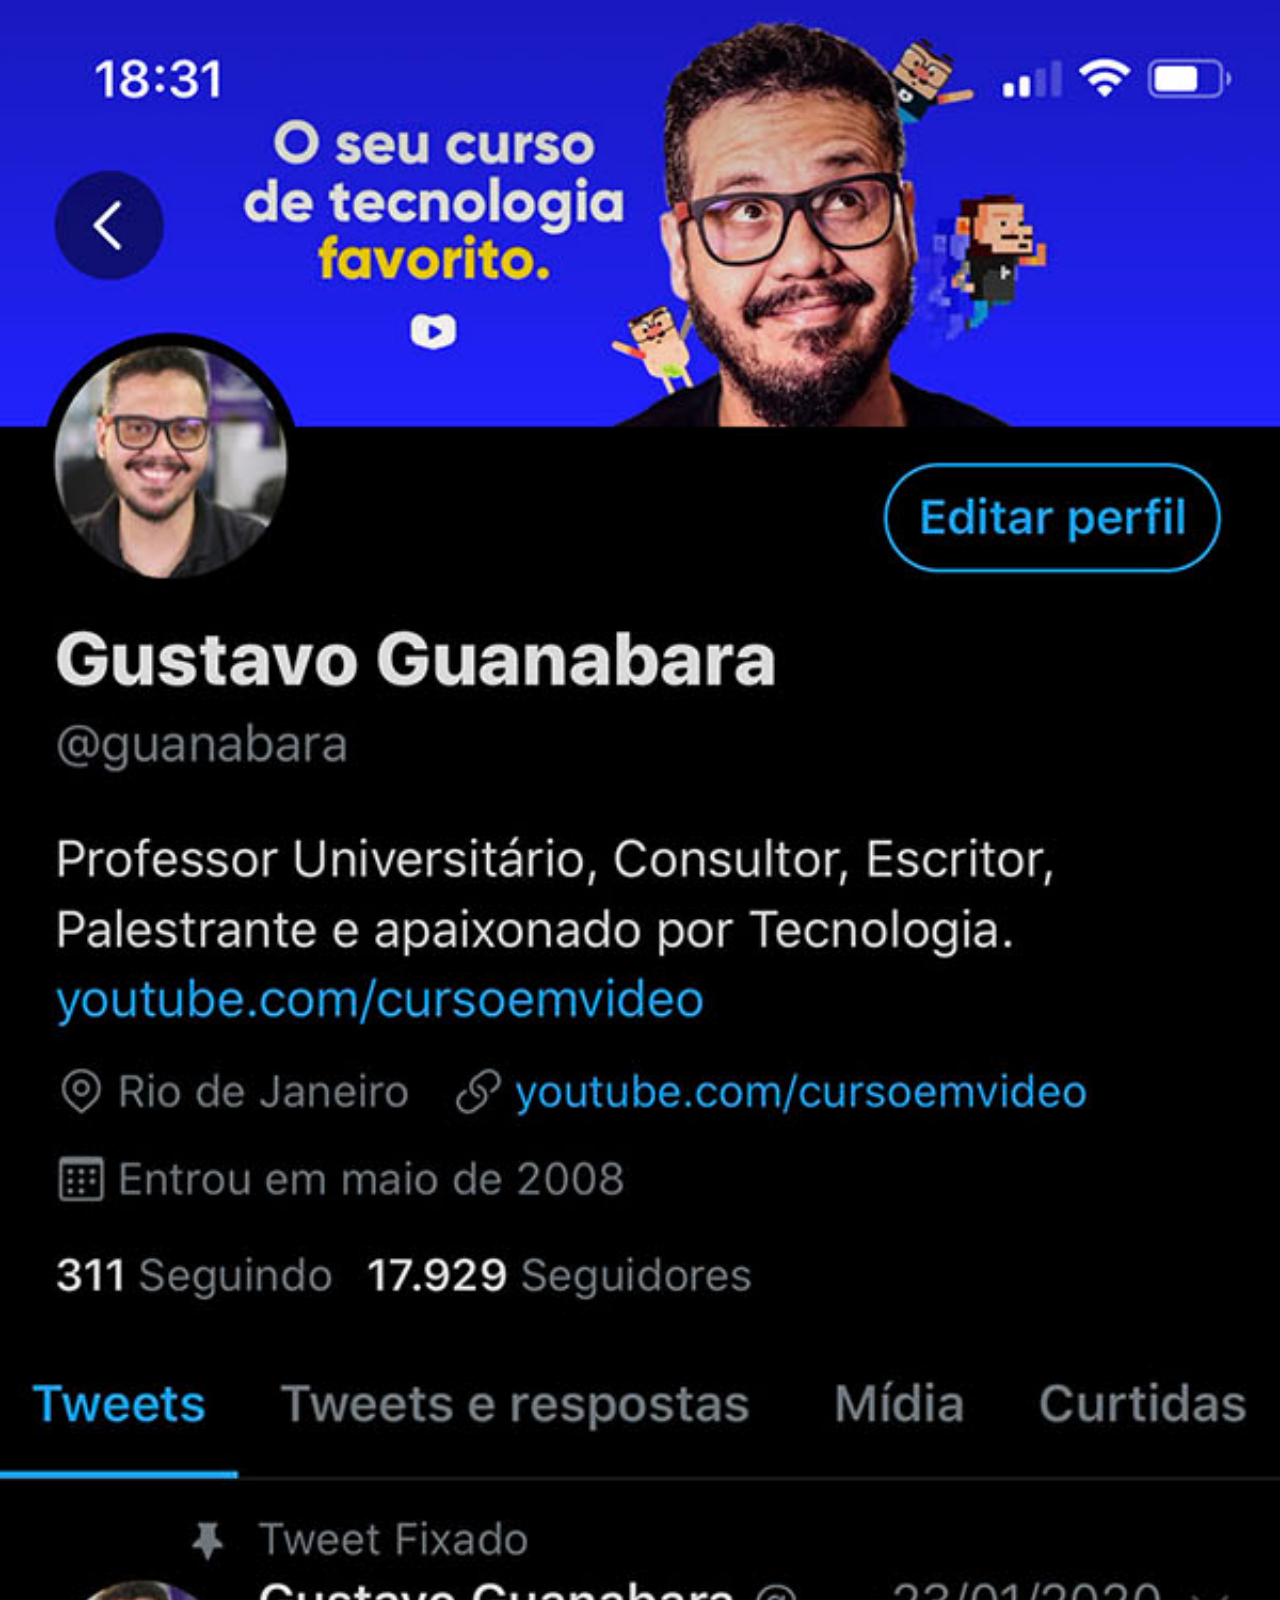
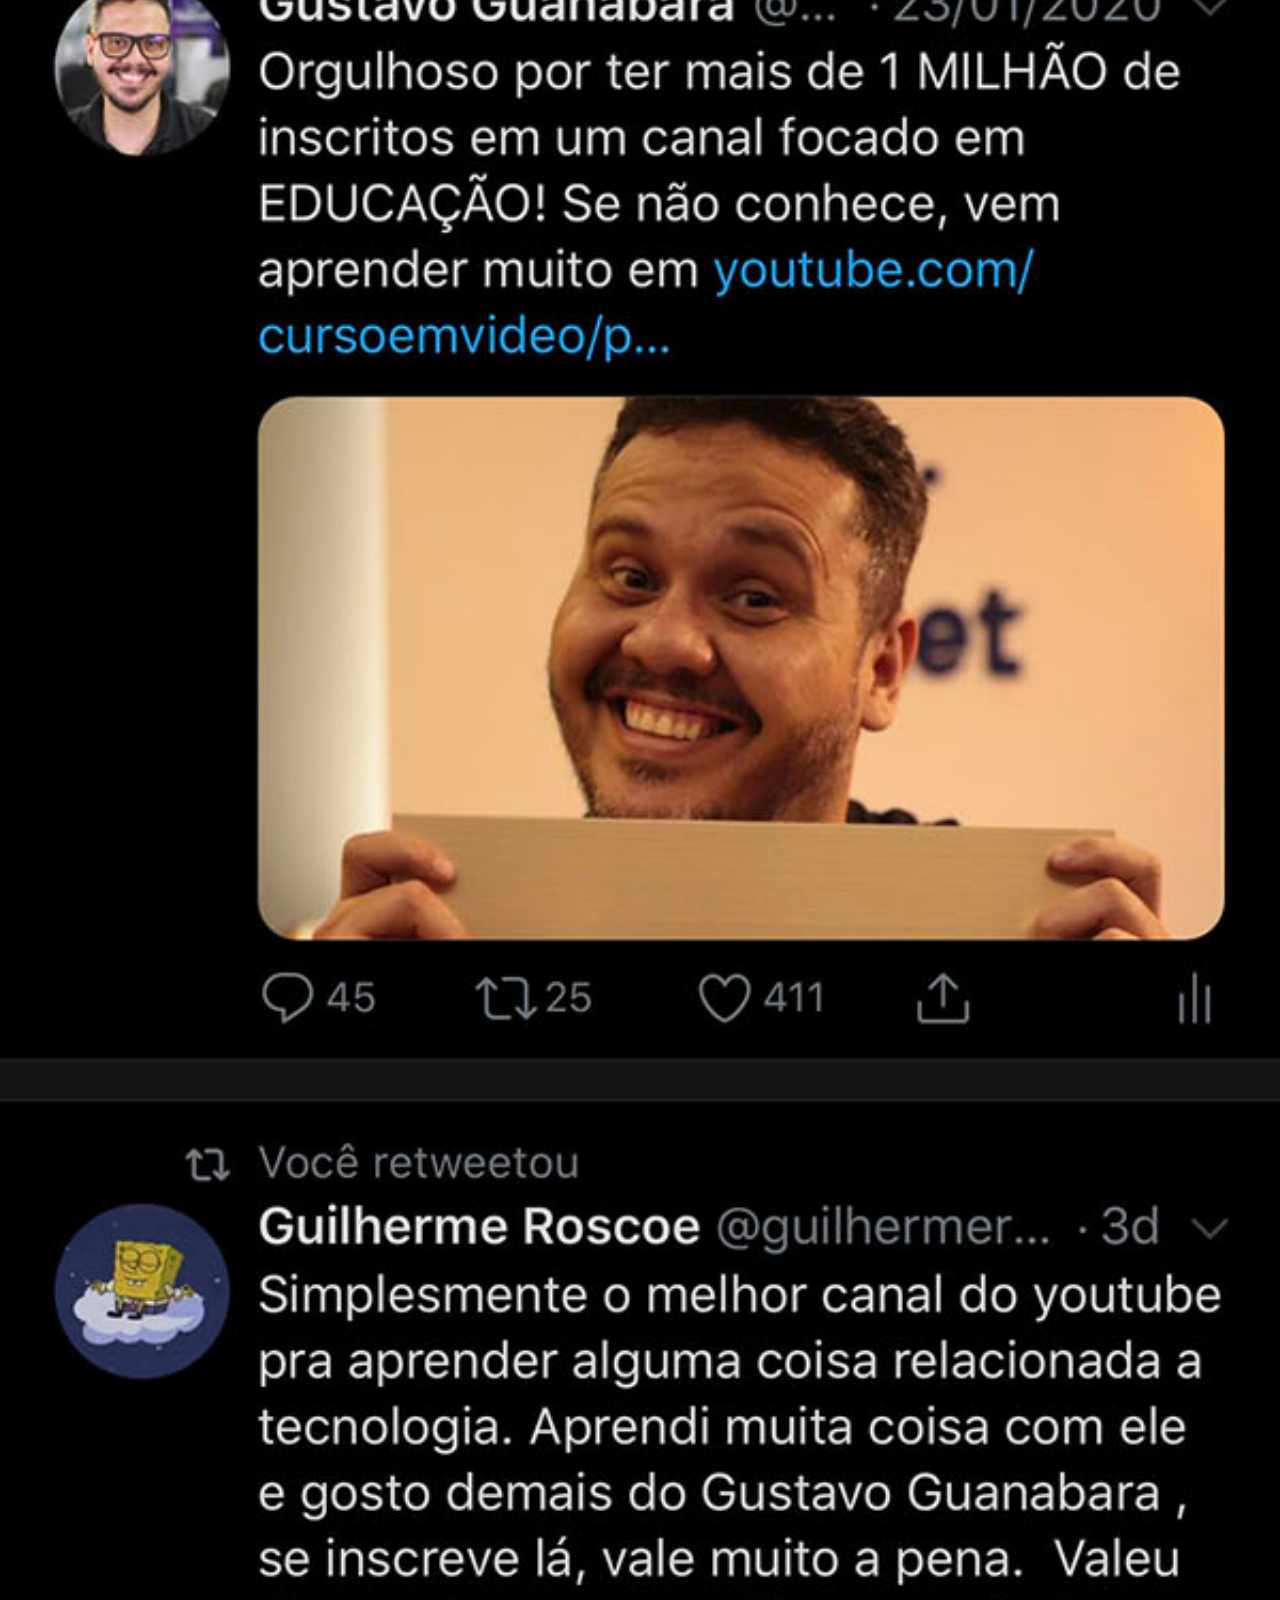
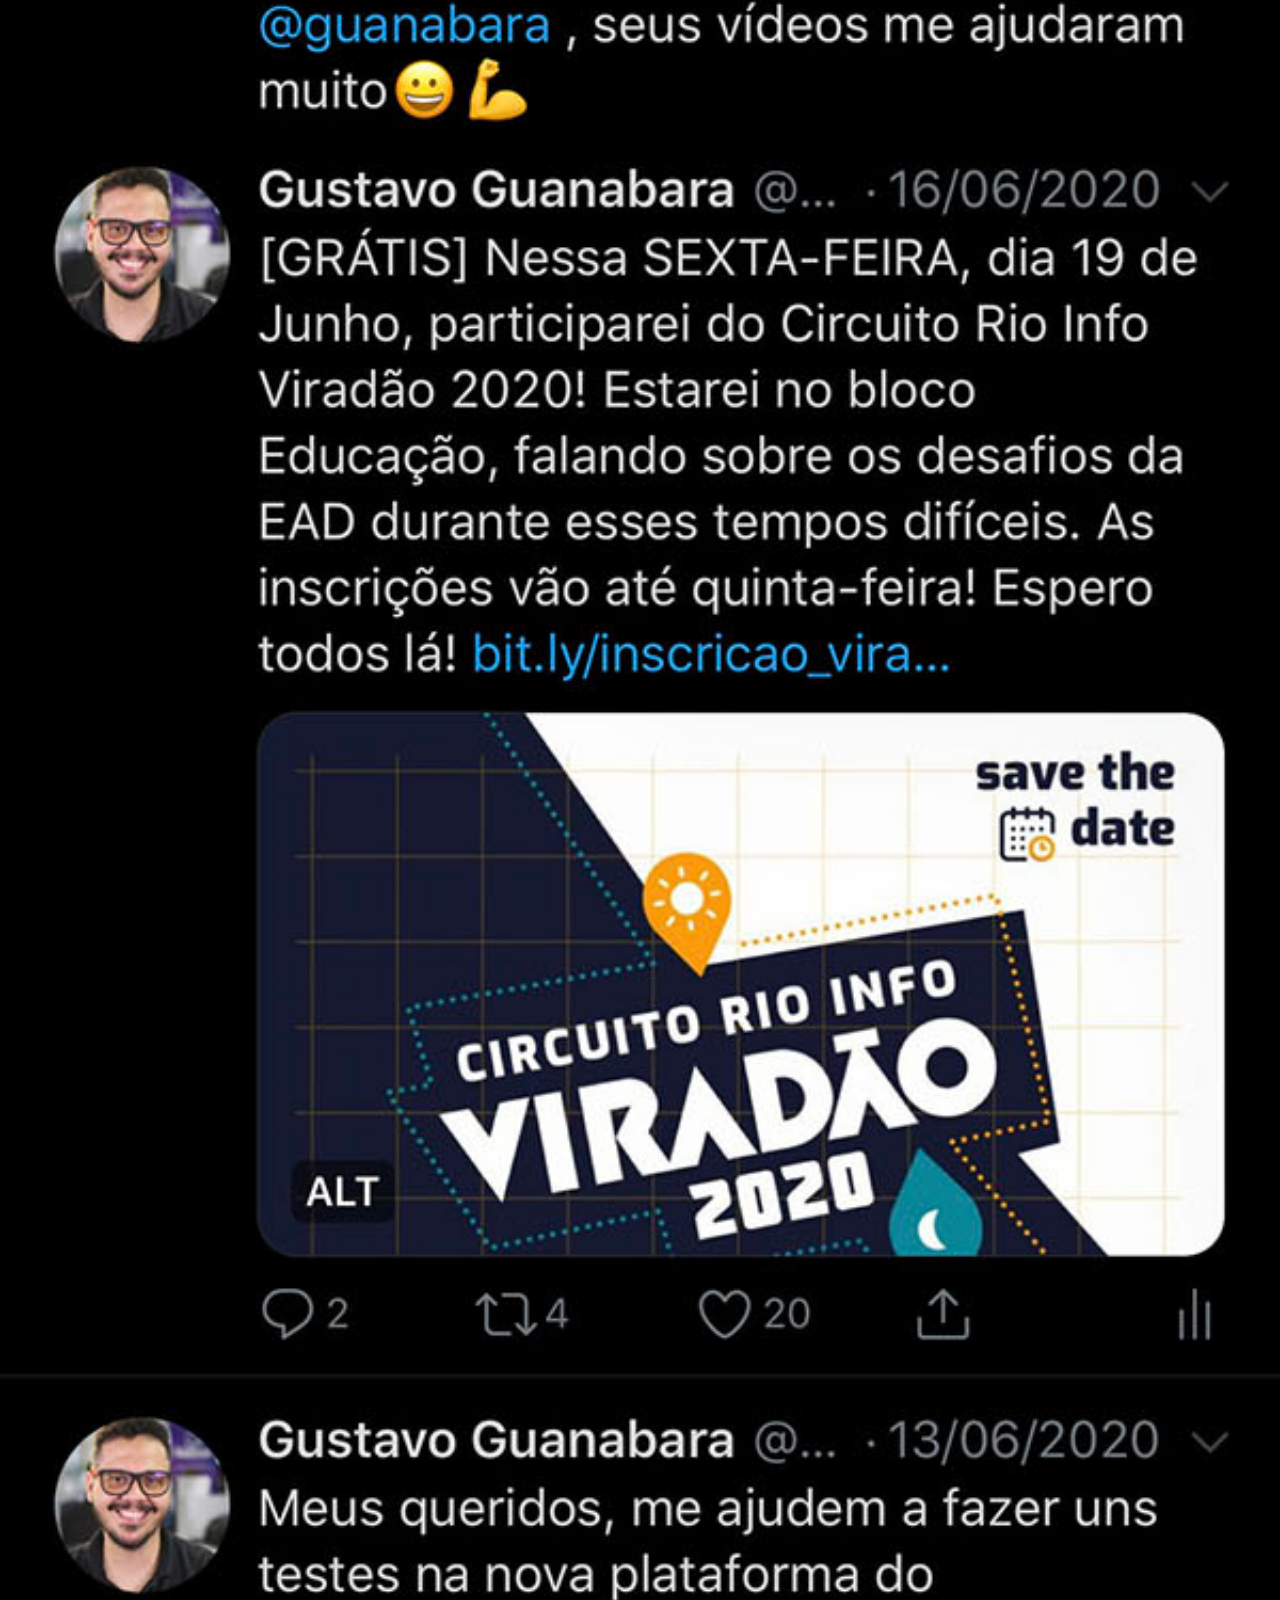
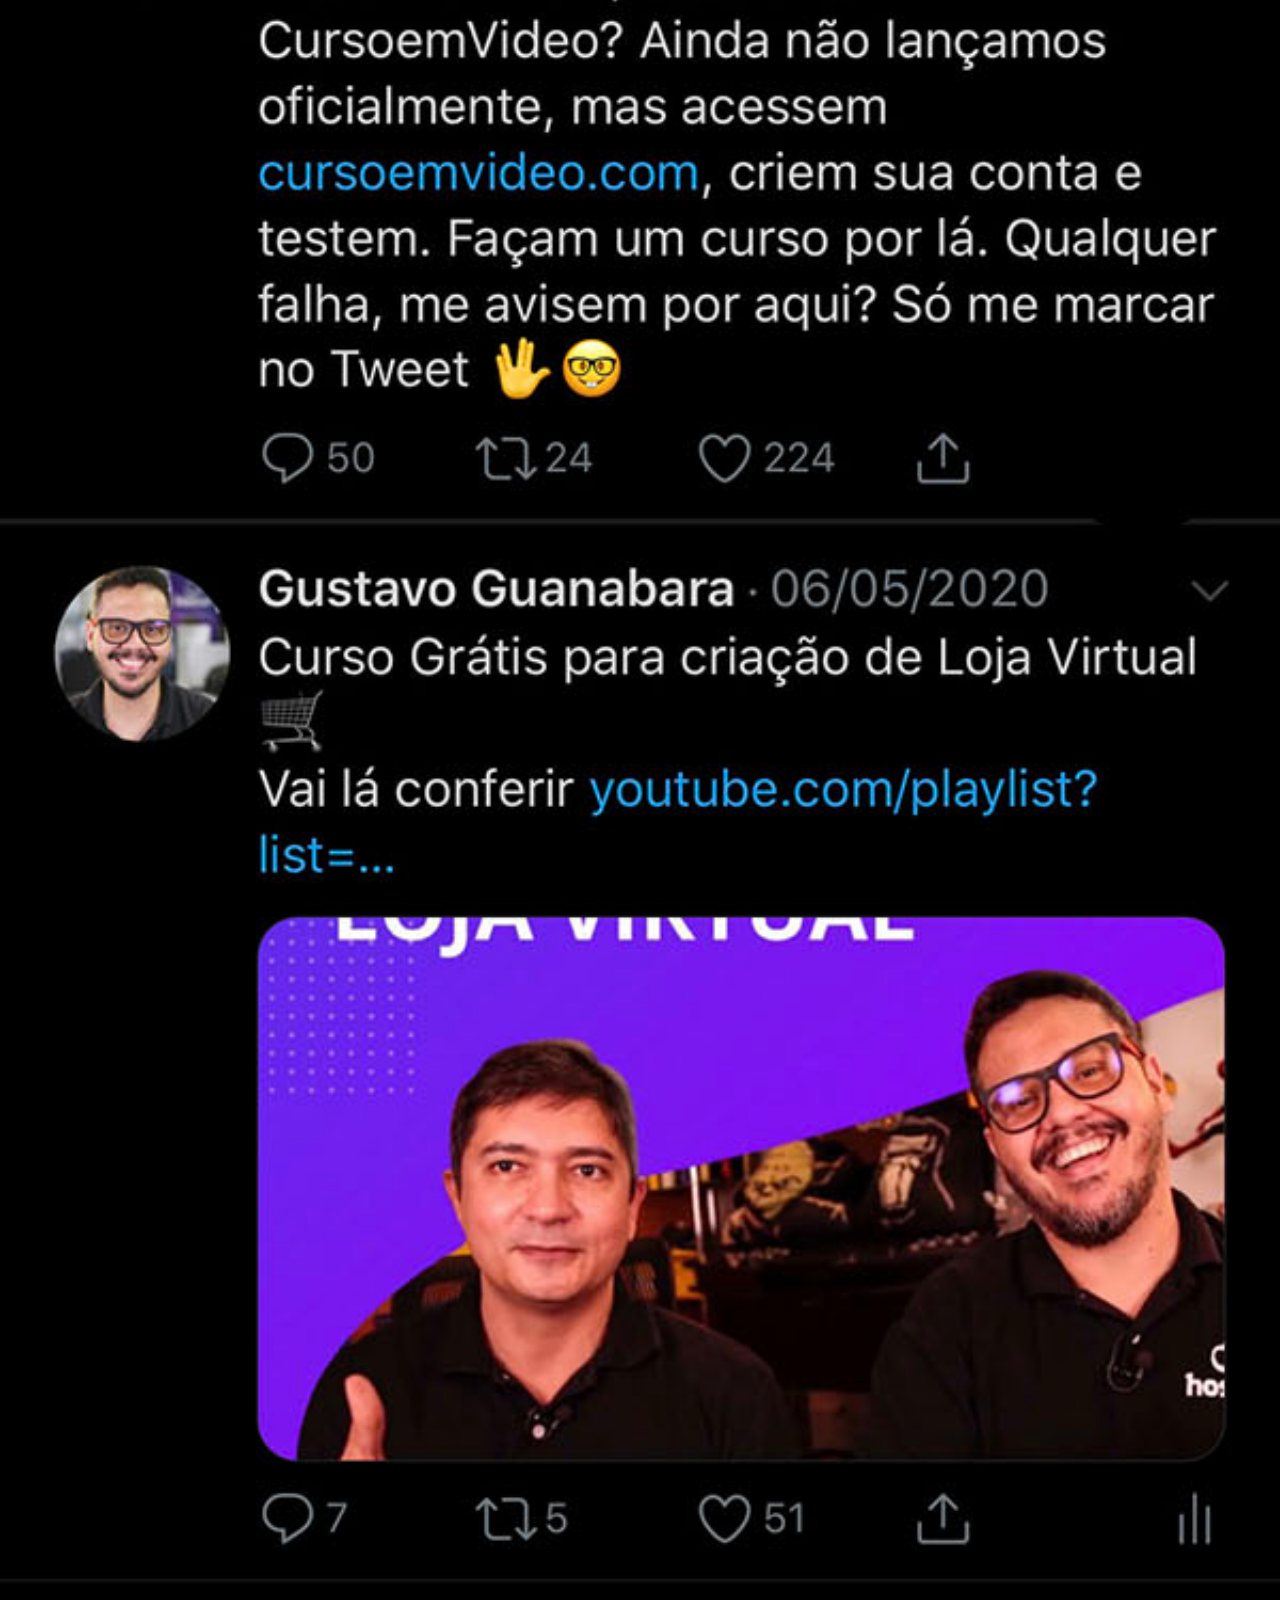
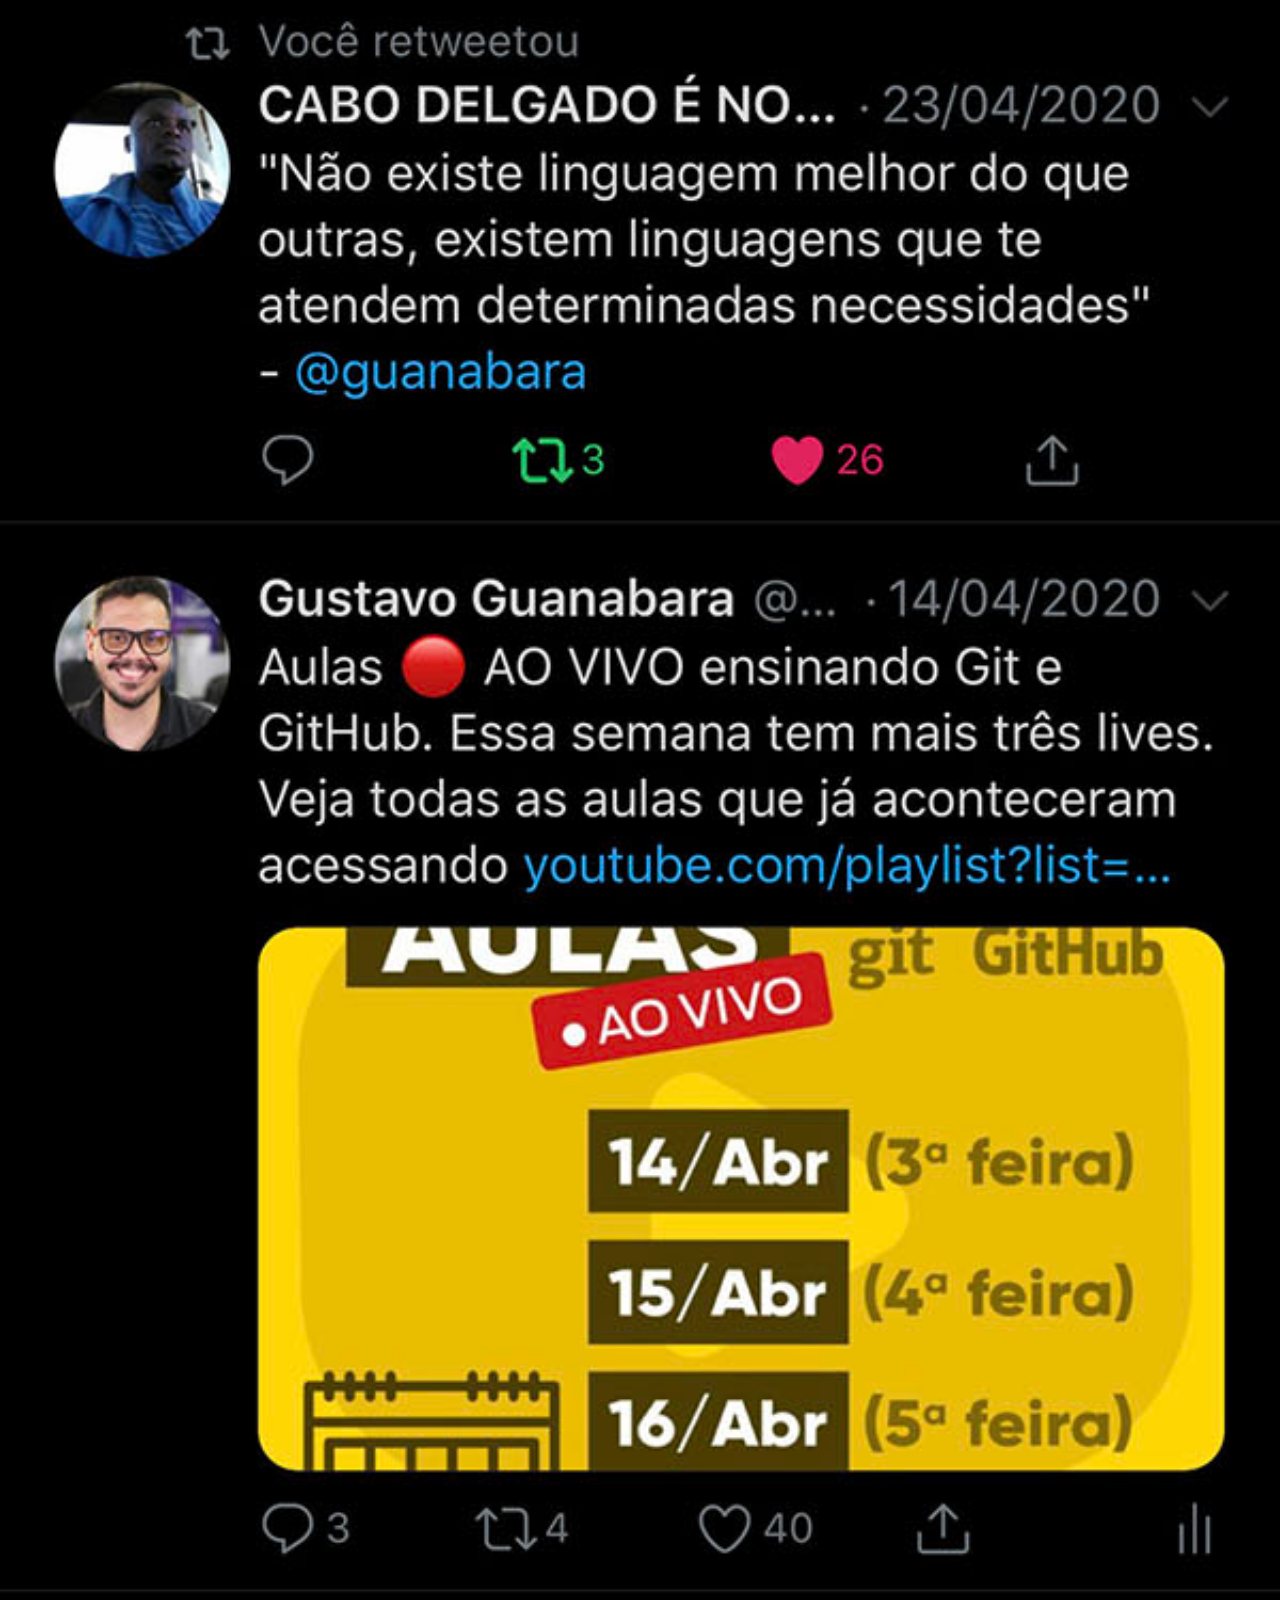
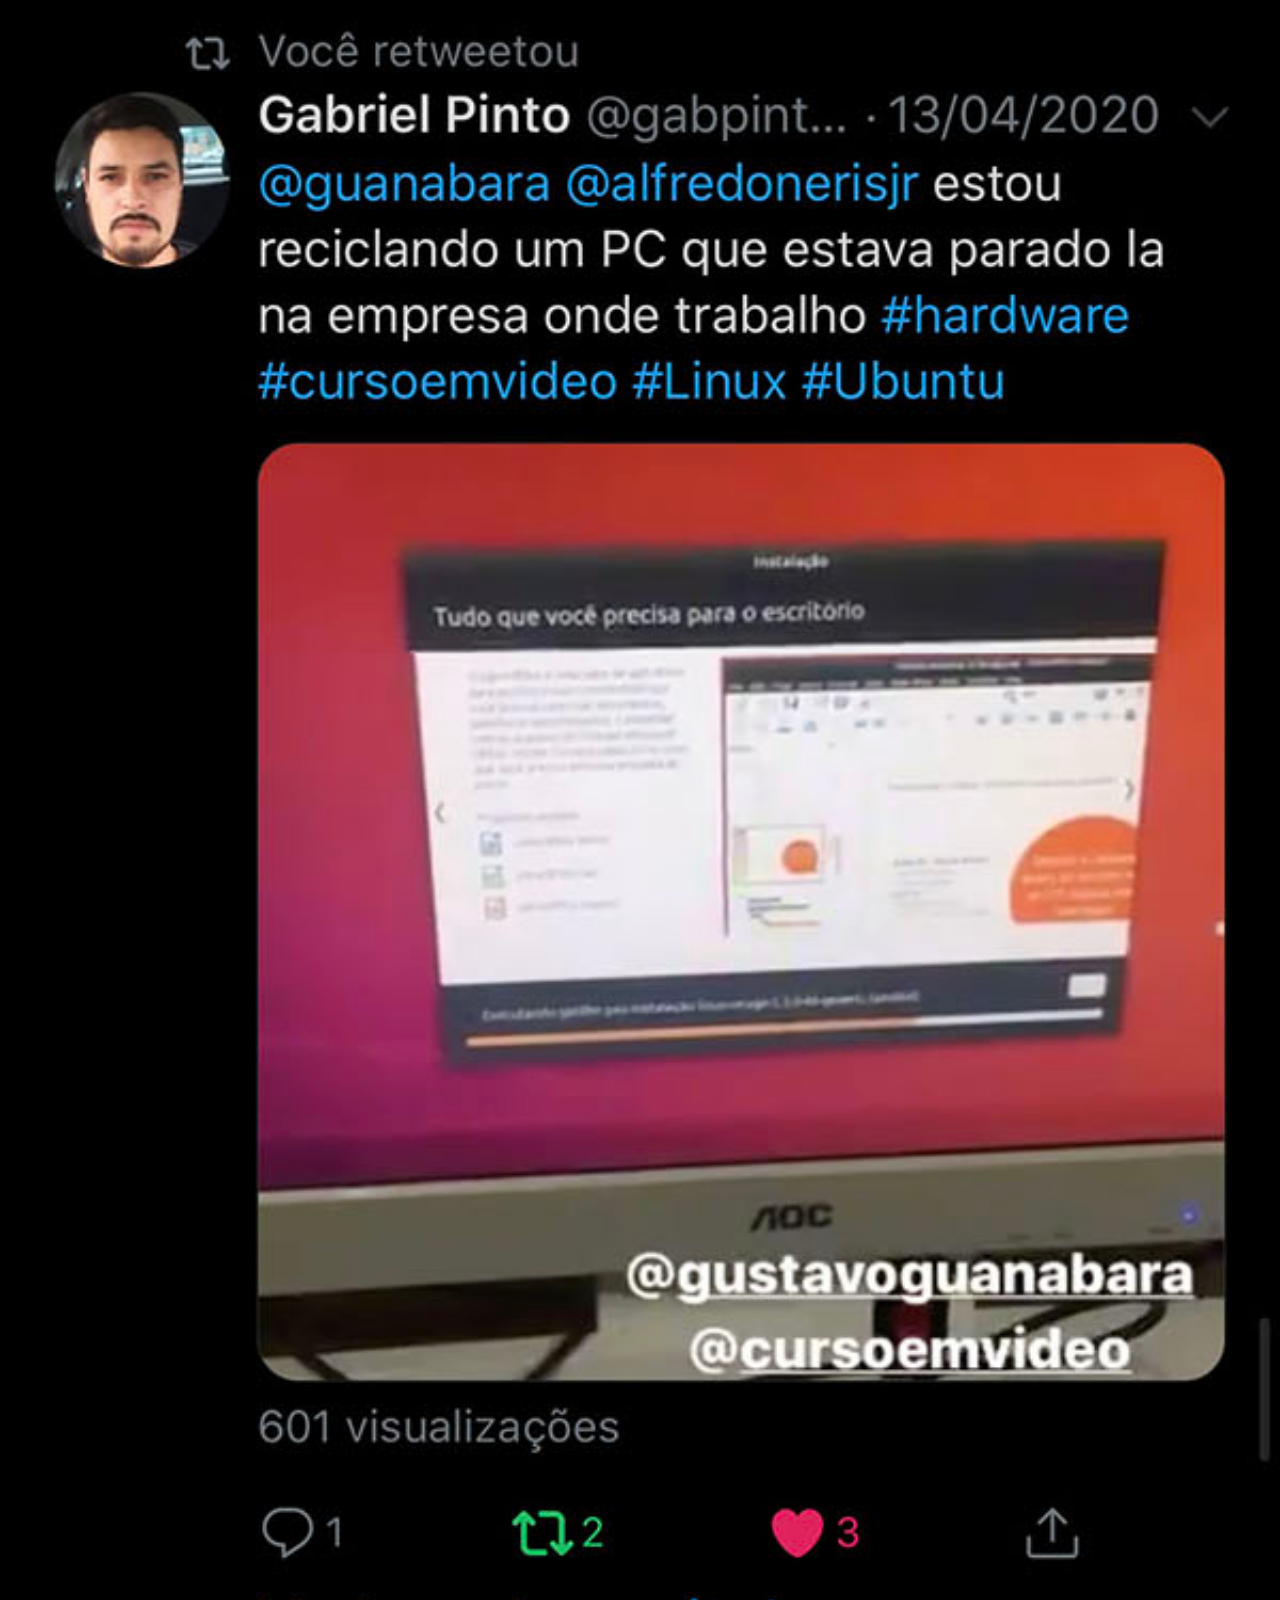
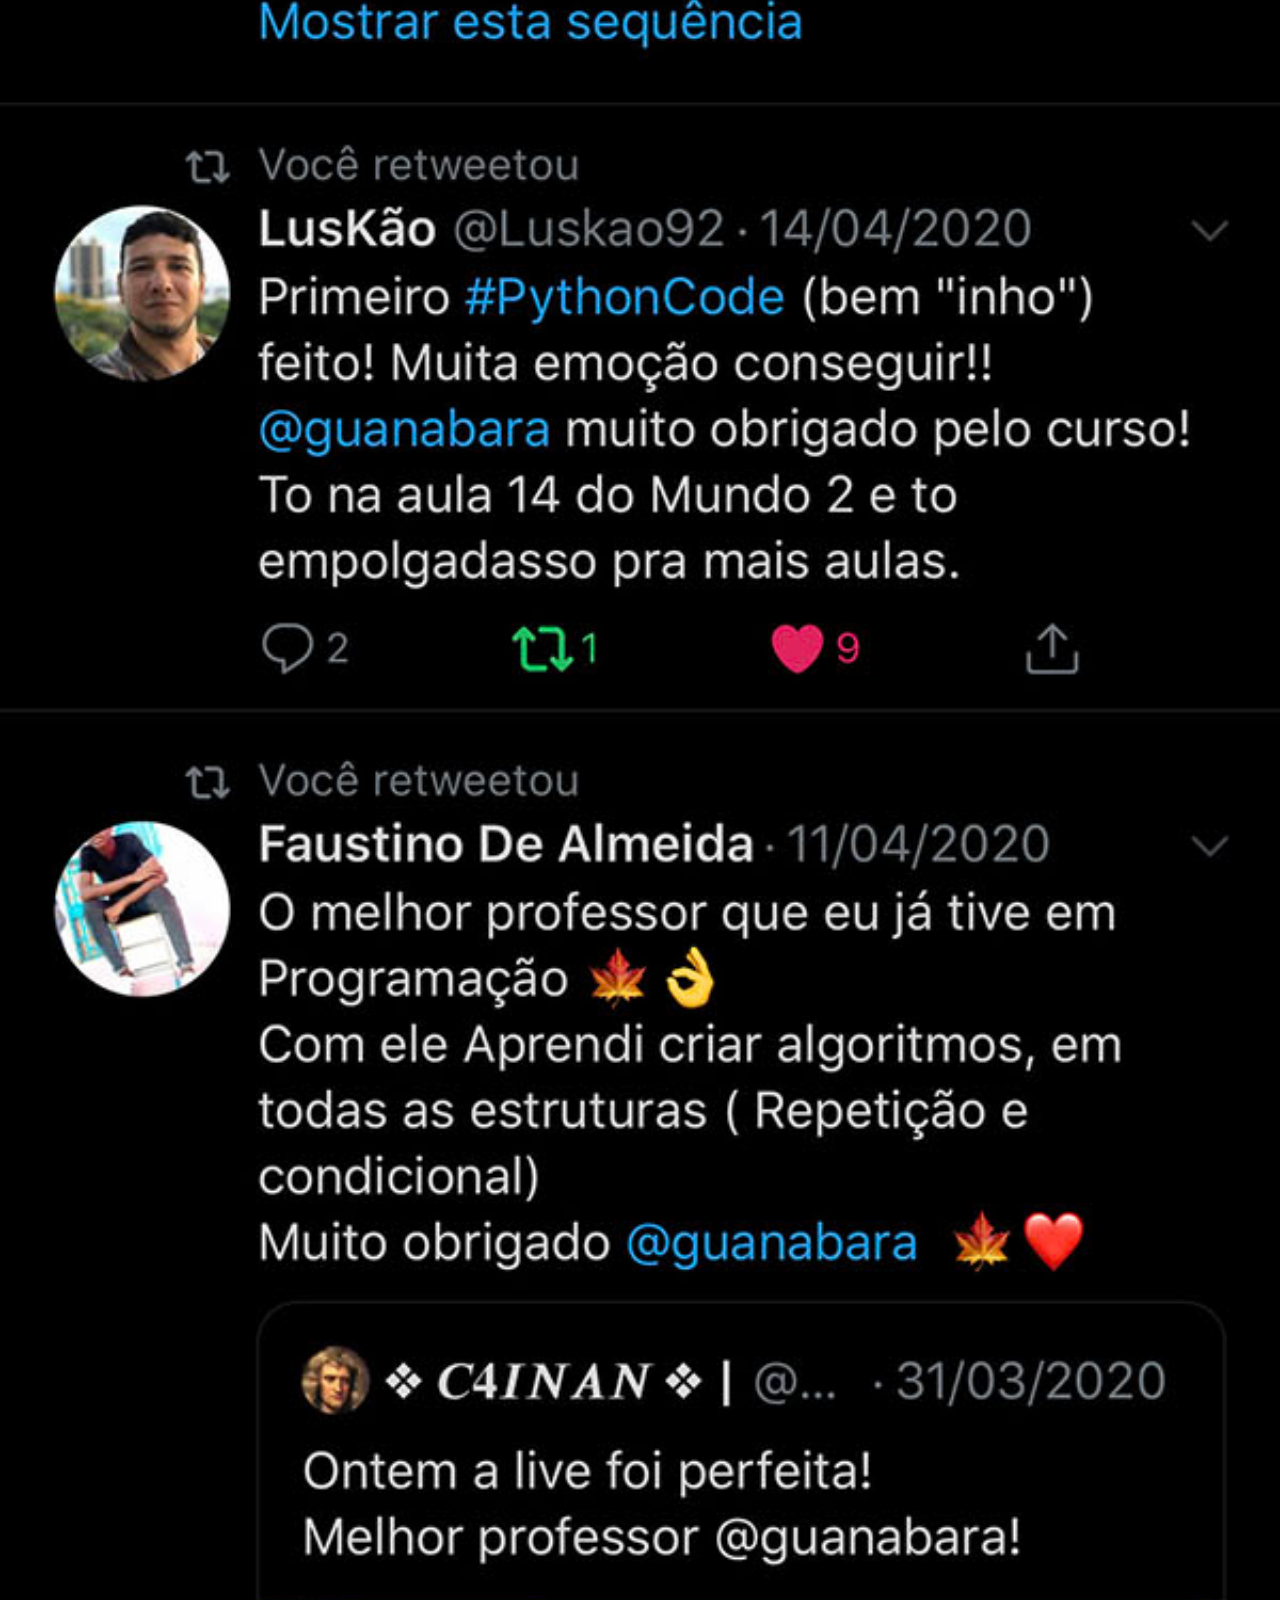
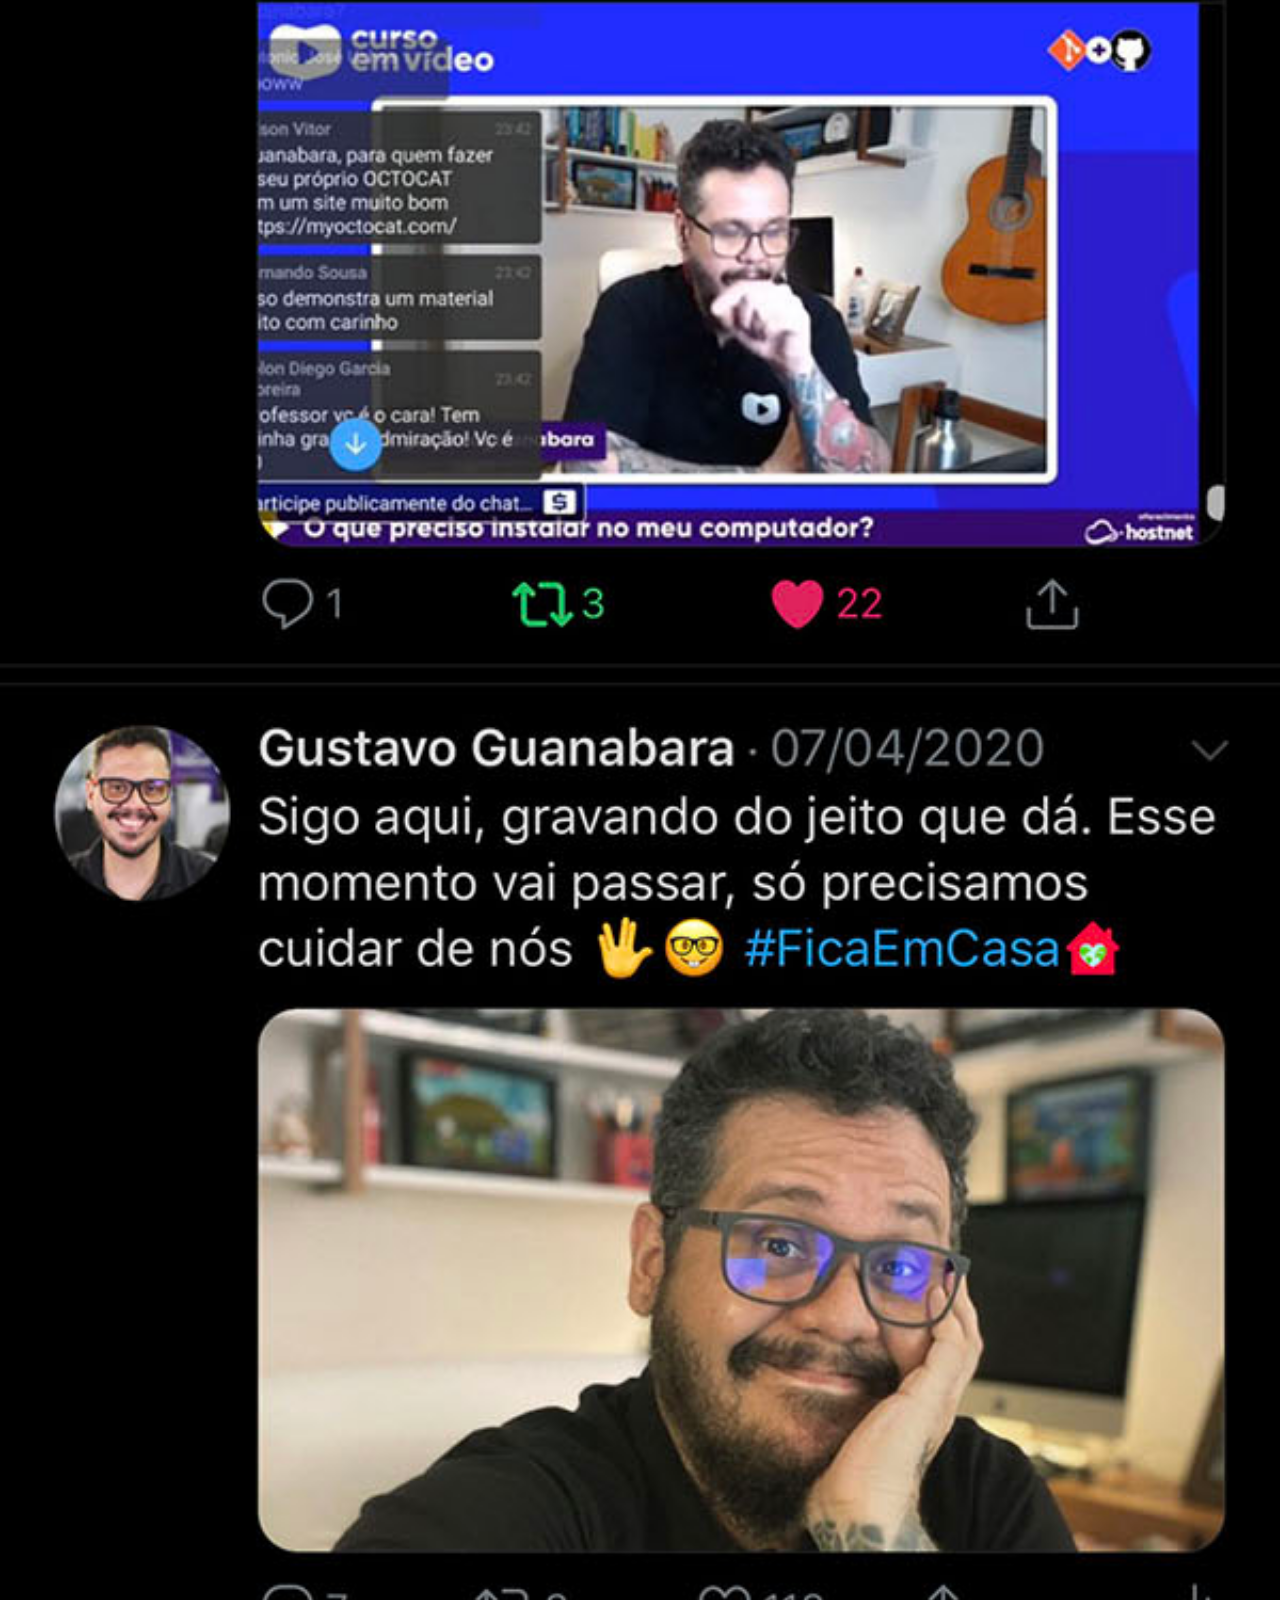
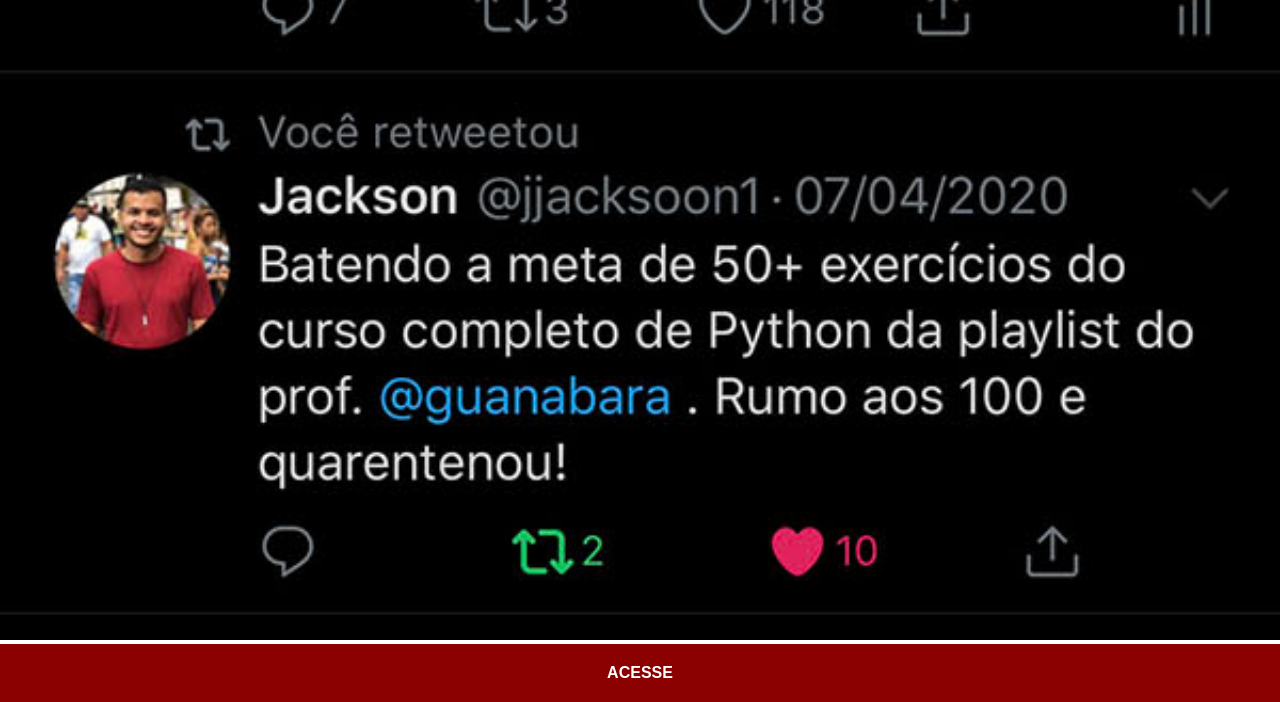
<file: twitter.html>
<!DOCTYPE html>
<html lang="pt-br">
<head>
    <meta charset="UTF-8">
    <meta name="viewport" content="width=device-width, initial-scale=1.0">
    <title>Twitter</title>
    <link rel="stylesheet" href="estilos/social.css">
</head>
<body>
    <img src="imagens/tela-twitter.jpg" alt="Twitter">
    <a href="" target="_blank">ACESSE</a>
</body>
</html>
</file>
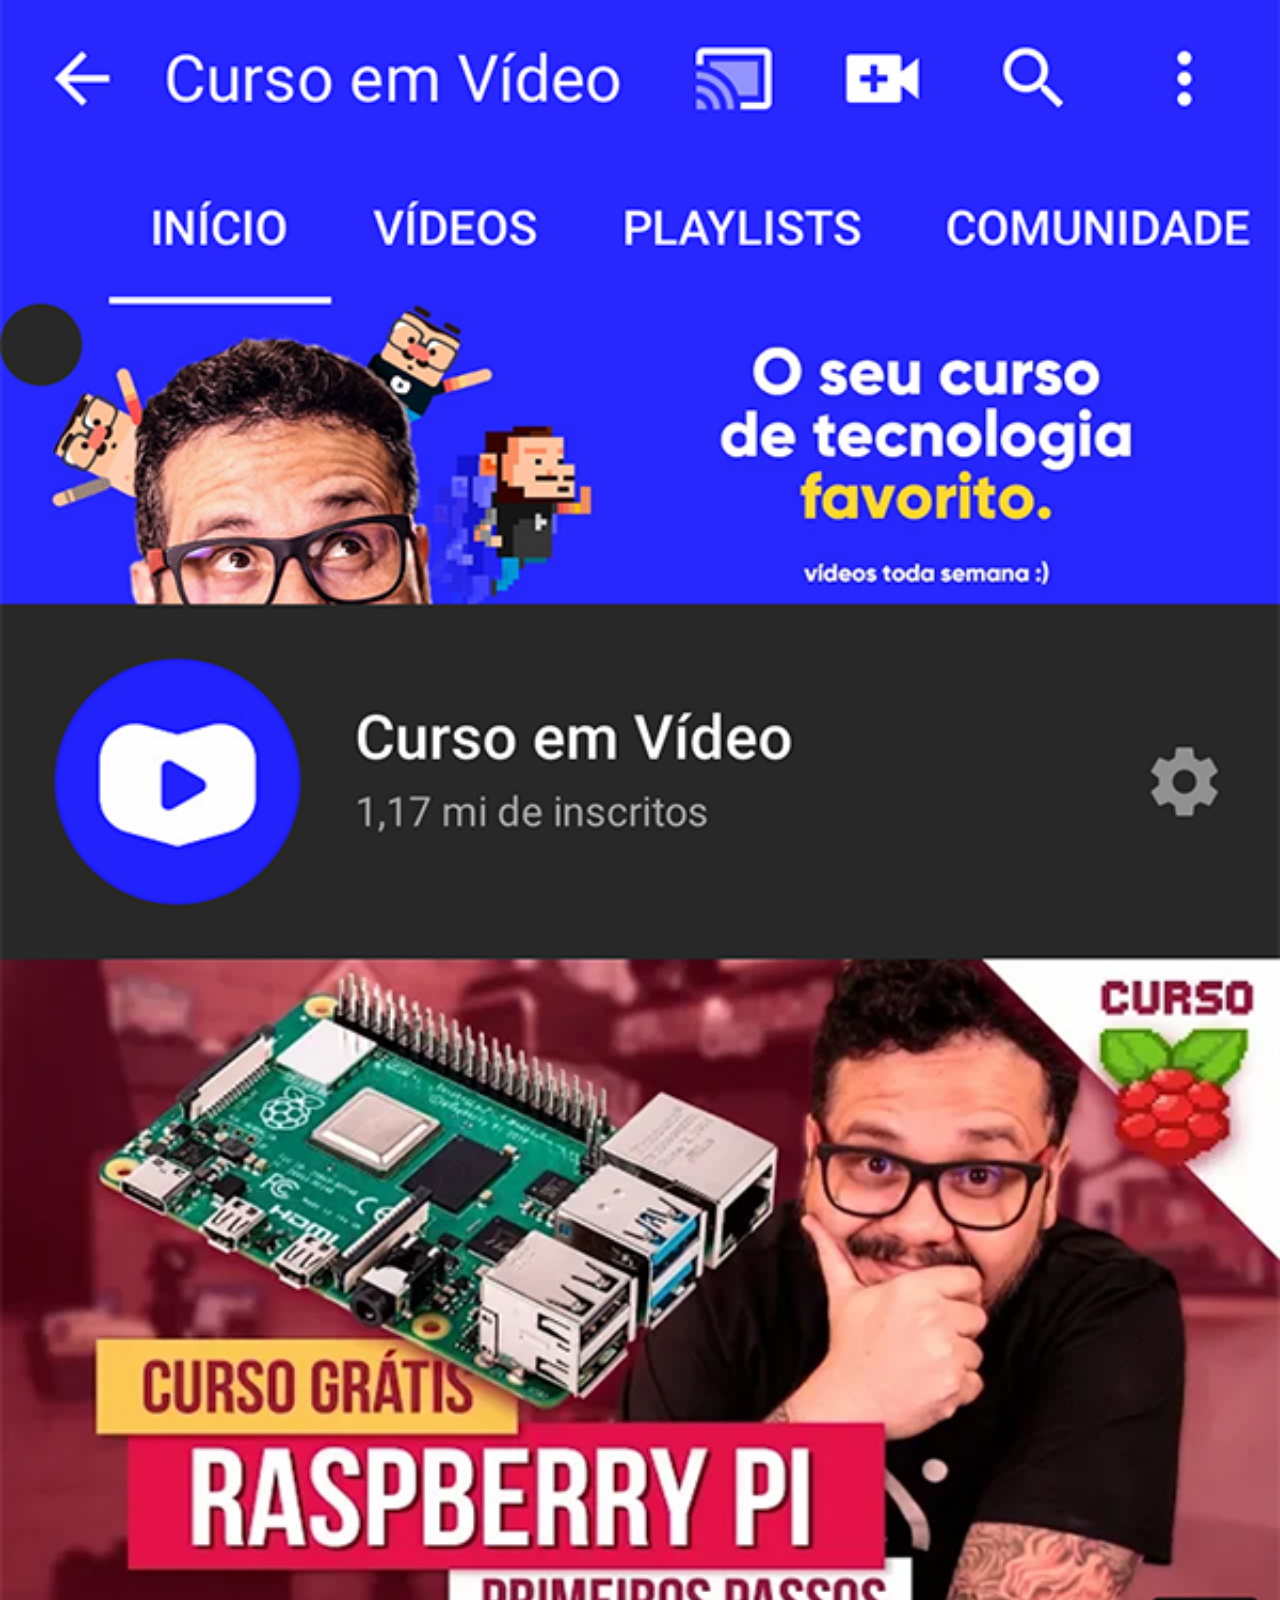
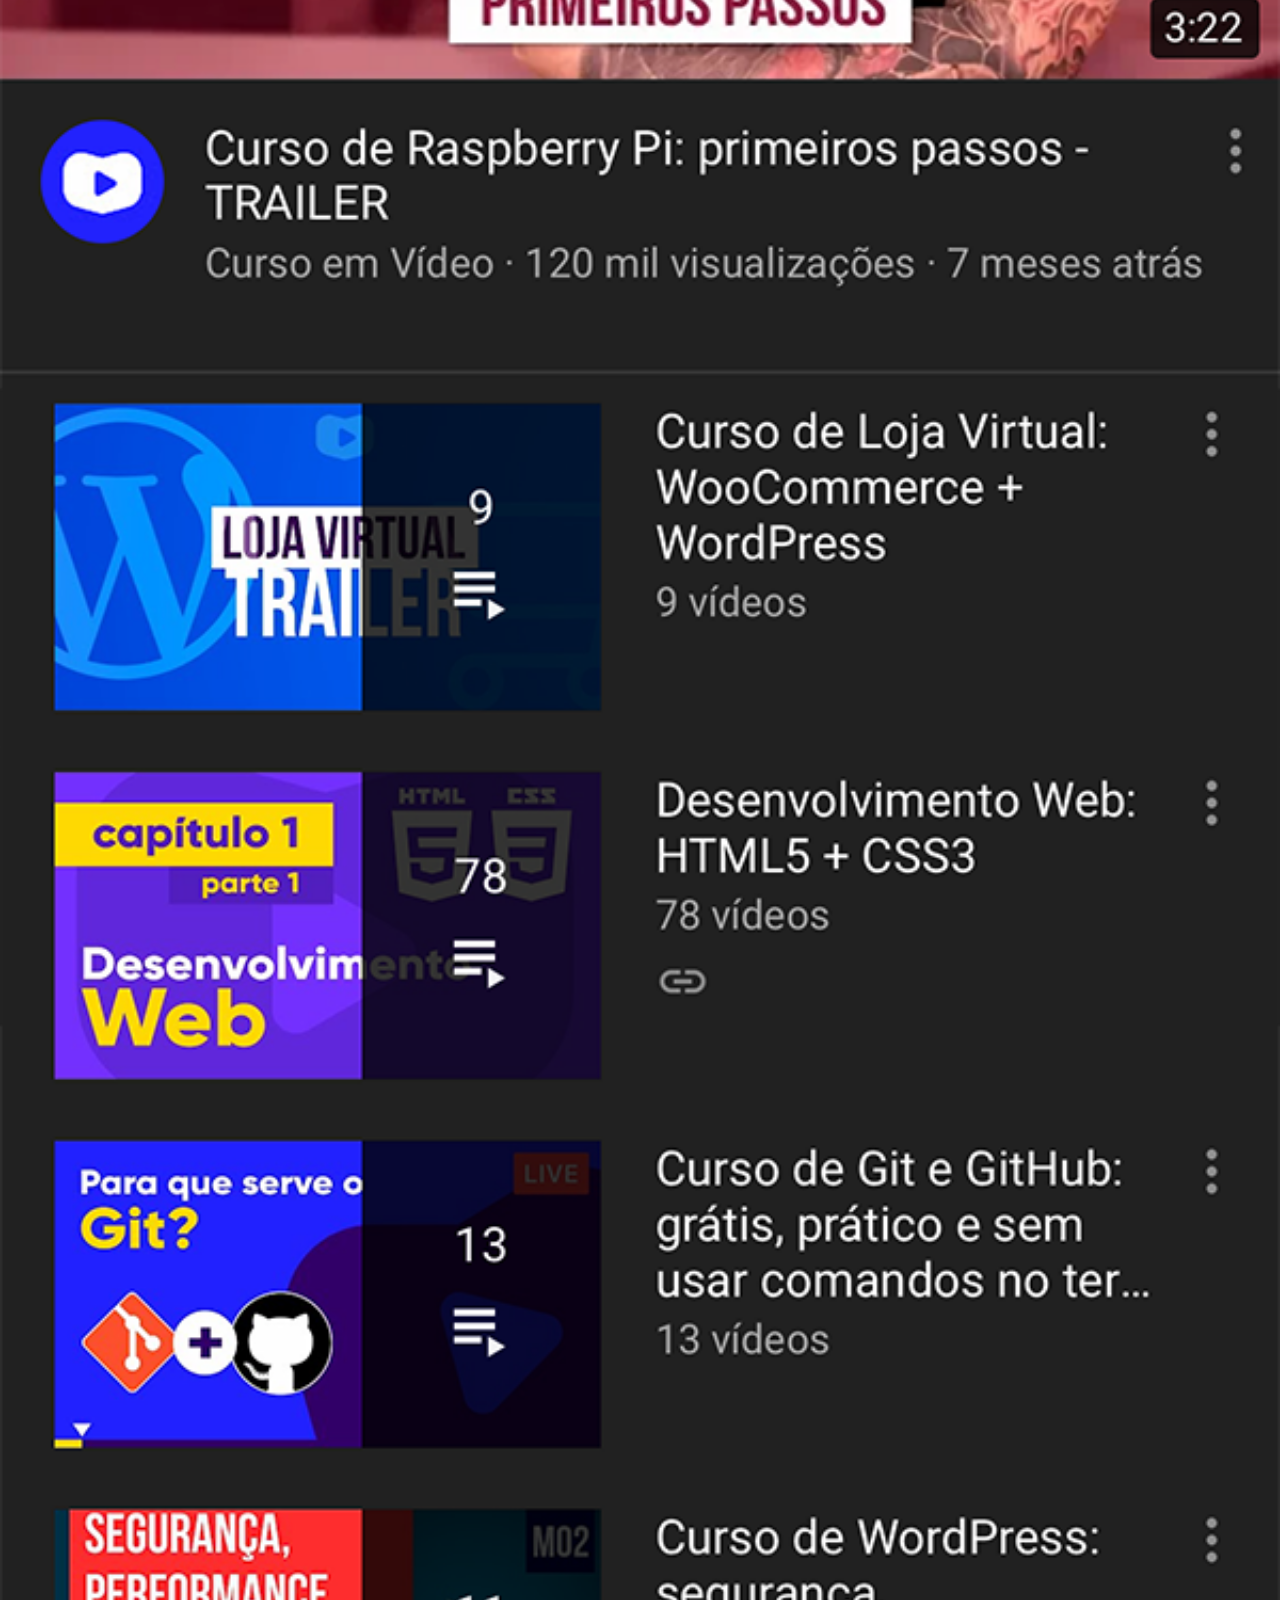
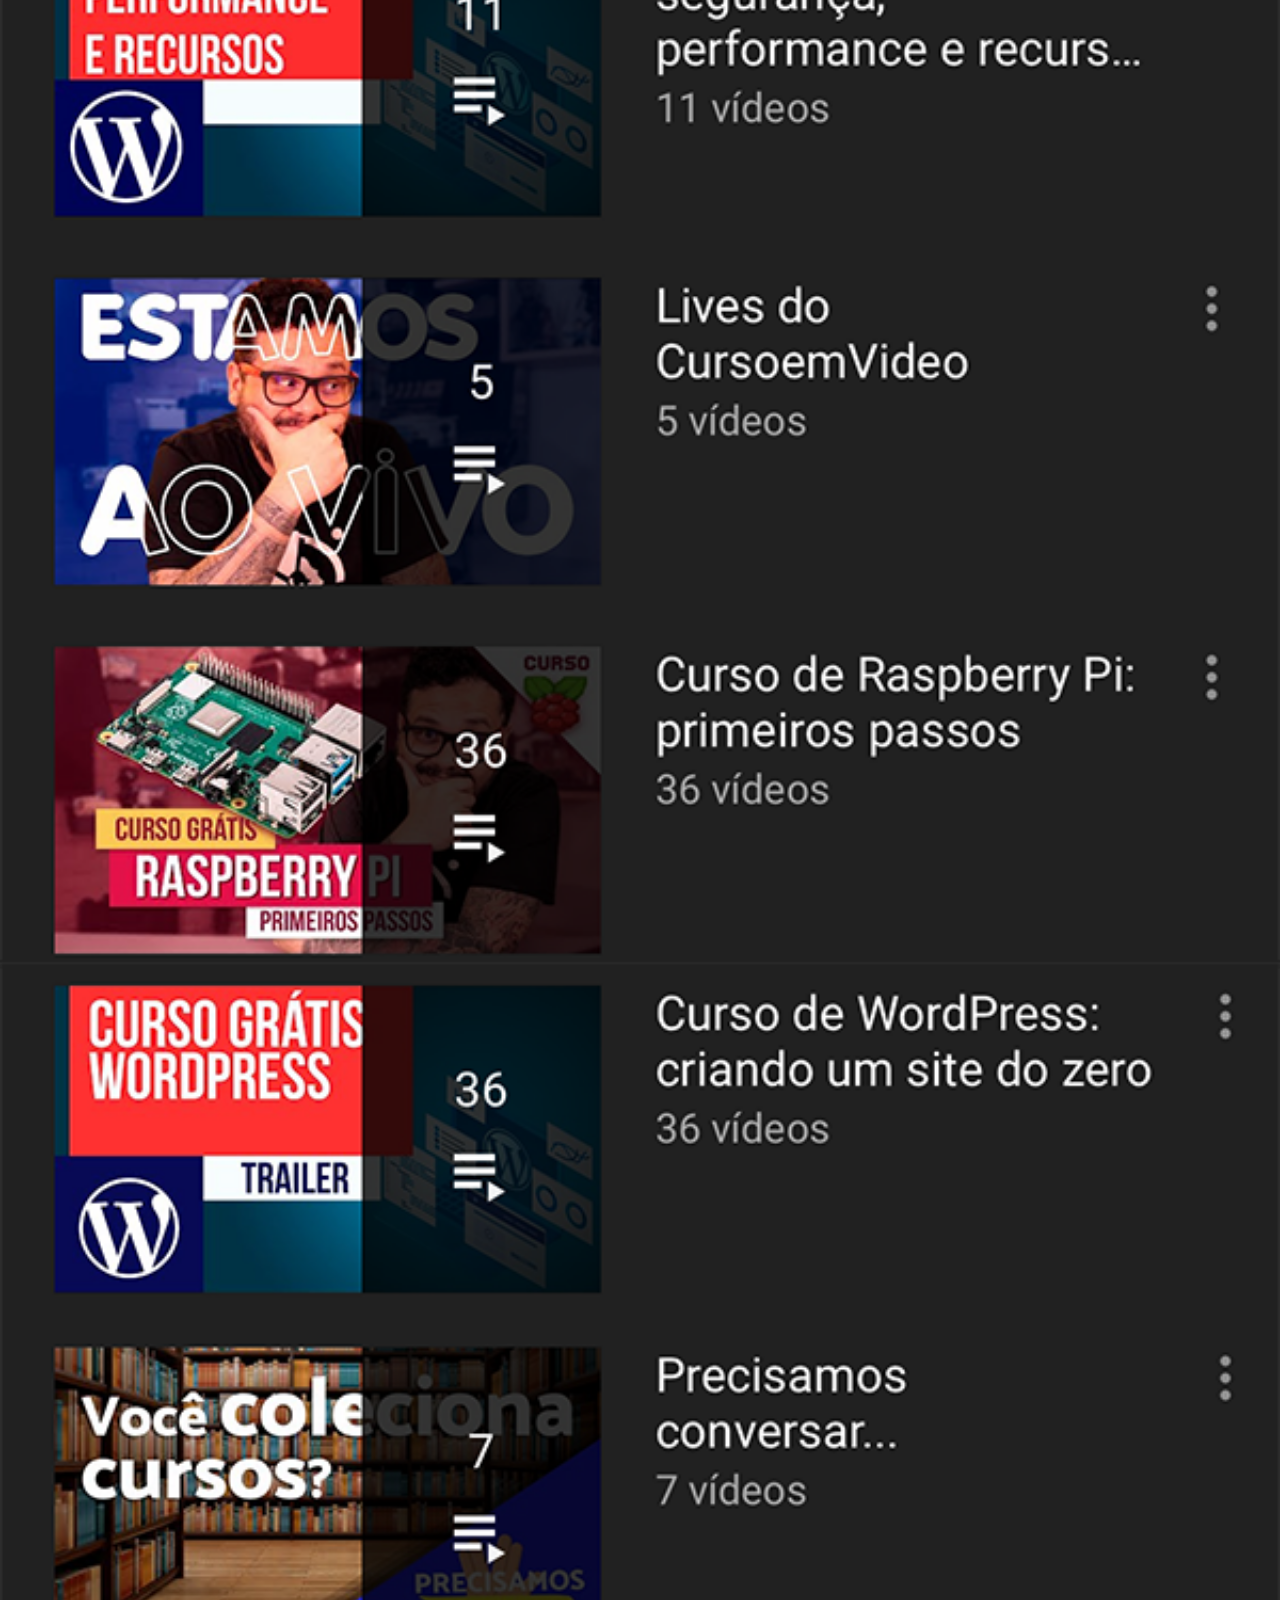
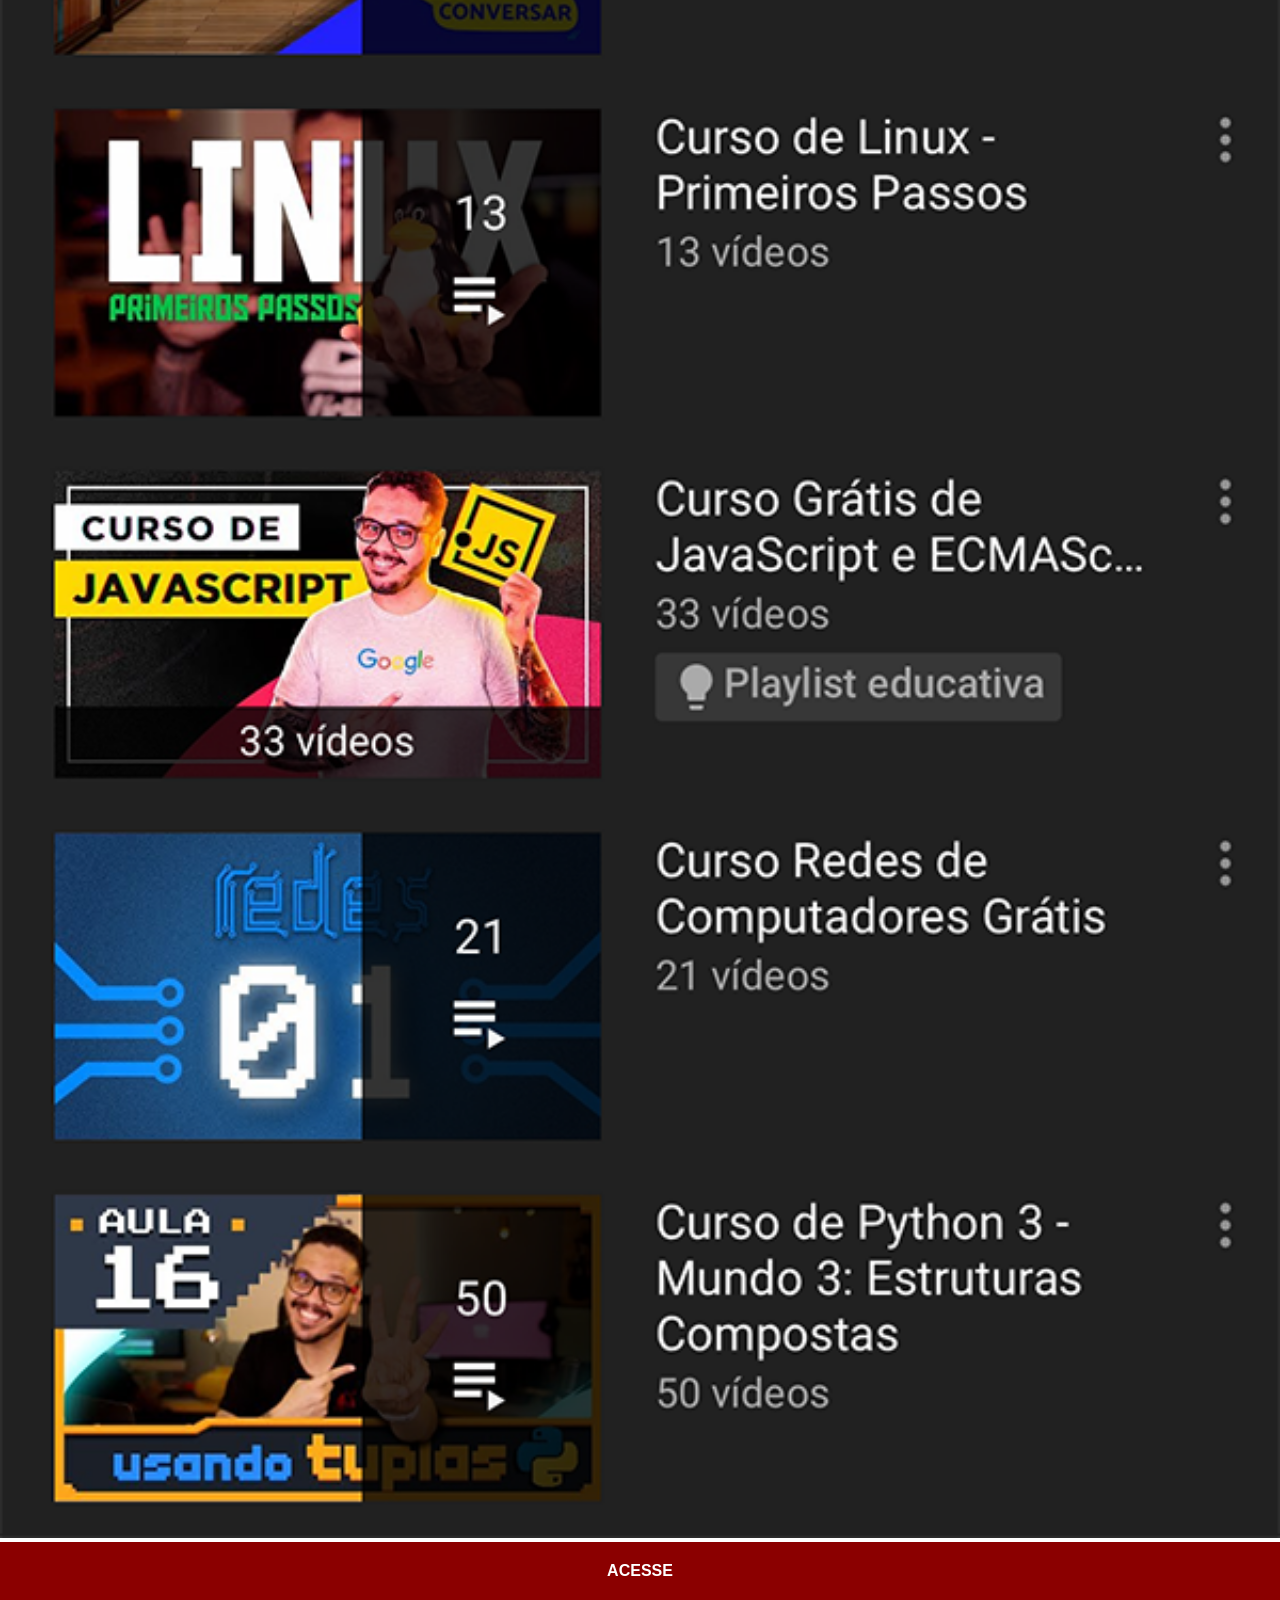
<file: youtube.html>
<!DOCTYPE html>
<html lang="pt-br">
<head>
    <meta charset="UTF-8">
    <meta name="viewport" content="width=device-width, initial-scale=1.0">
    <title>YouTube</title>
    <link rel="stylesheet" href="estilos/social.css">
</head>
<body>
    <img src="imagens/tela-youtube.png" alt="YouTube">
    <a href="https://www.youtube.com/@cursoemvideo" target="_blank">ACESSE</a>
</body>
</html>
</file>
<file: estilos/style.css>
@charset "UTF-8";

* {
    margin: 0;
    padding: 0;
    font-family: Arial, Helvetica, sans-serif;
}

html, body {
    height: 100%;
    width: 100%;
}

body {
    background: url("../imagens/fundo-madeira.jpg") no-repeat;
    background-size: cover;
    background-position: center;
    background-attachment: fixed;
}

main {
    height: 100%;
    width: 100%;
    position: relative;
}

section#telefone {
    height: 628px;
    width: 312px;
    background: url("../imagens/frame-iphone.png") no-repeat;

    position: absolute;
    top: 50%;
    left: 50%;
    transform: translate(-50%, -50%);
}

iframe#tela {
    position: relative;
    top: 81px;
    left: 22.5px;

    height: 470px;
    width: 267px;
}

section#redes-sociais {
    text-align: right;
}

section#redes-sociais > a {
    display: block;
}

section#redes-sociais img {
    width: 50px;
    height: auto;
    margin: 10px;
    border-radius: 50%;
    box-shadow: 5px 5px 5px rgba(0, 0, 0, 0.238);
    box-sizing: border-box;
}

section#redes-sociais img:hover {
    border: 2px solid white;
    transform: translate(-3px, -3px);
    box-shadow: 8px 8px 5px rgb(0, 0, 0);
    transition: transform 0.2s, border 0.2s, box-shadow 5s;
}
</file>
<file: estilos/social.css>
@charset "UTF-8";

* {
    margin: 0px;
    padding: 0px;
    font-family: Arial, Helvetica, sans-serif;
}

::-webkit-scrollbar {
    width: 0px;
    height: 0px;
}

img {
    width: 100vw;
}

a {
    display: block;
    background-color: darkred;
    color: white;
    padding: 20px;
    font-weight: bolder;
    text-align: center;
    text-decoration: none;
}

a:active {
    box-shadow: inset 5px 5px 1px black;
}
</file>
